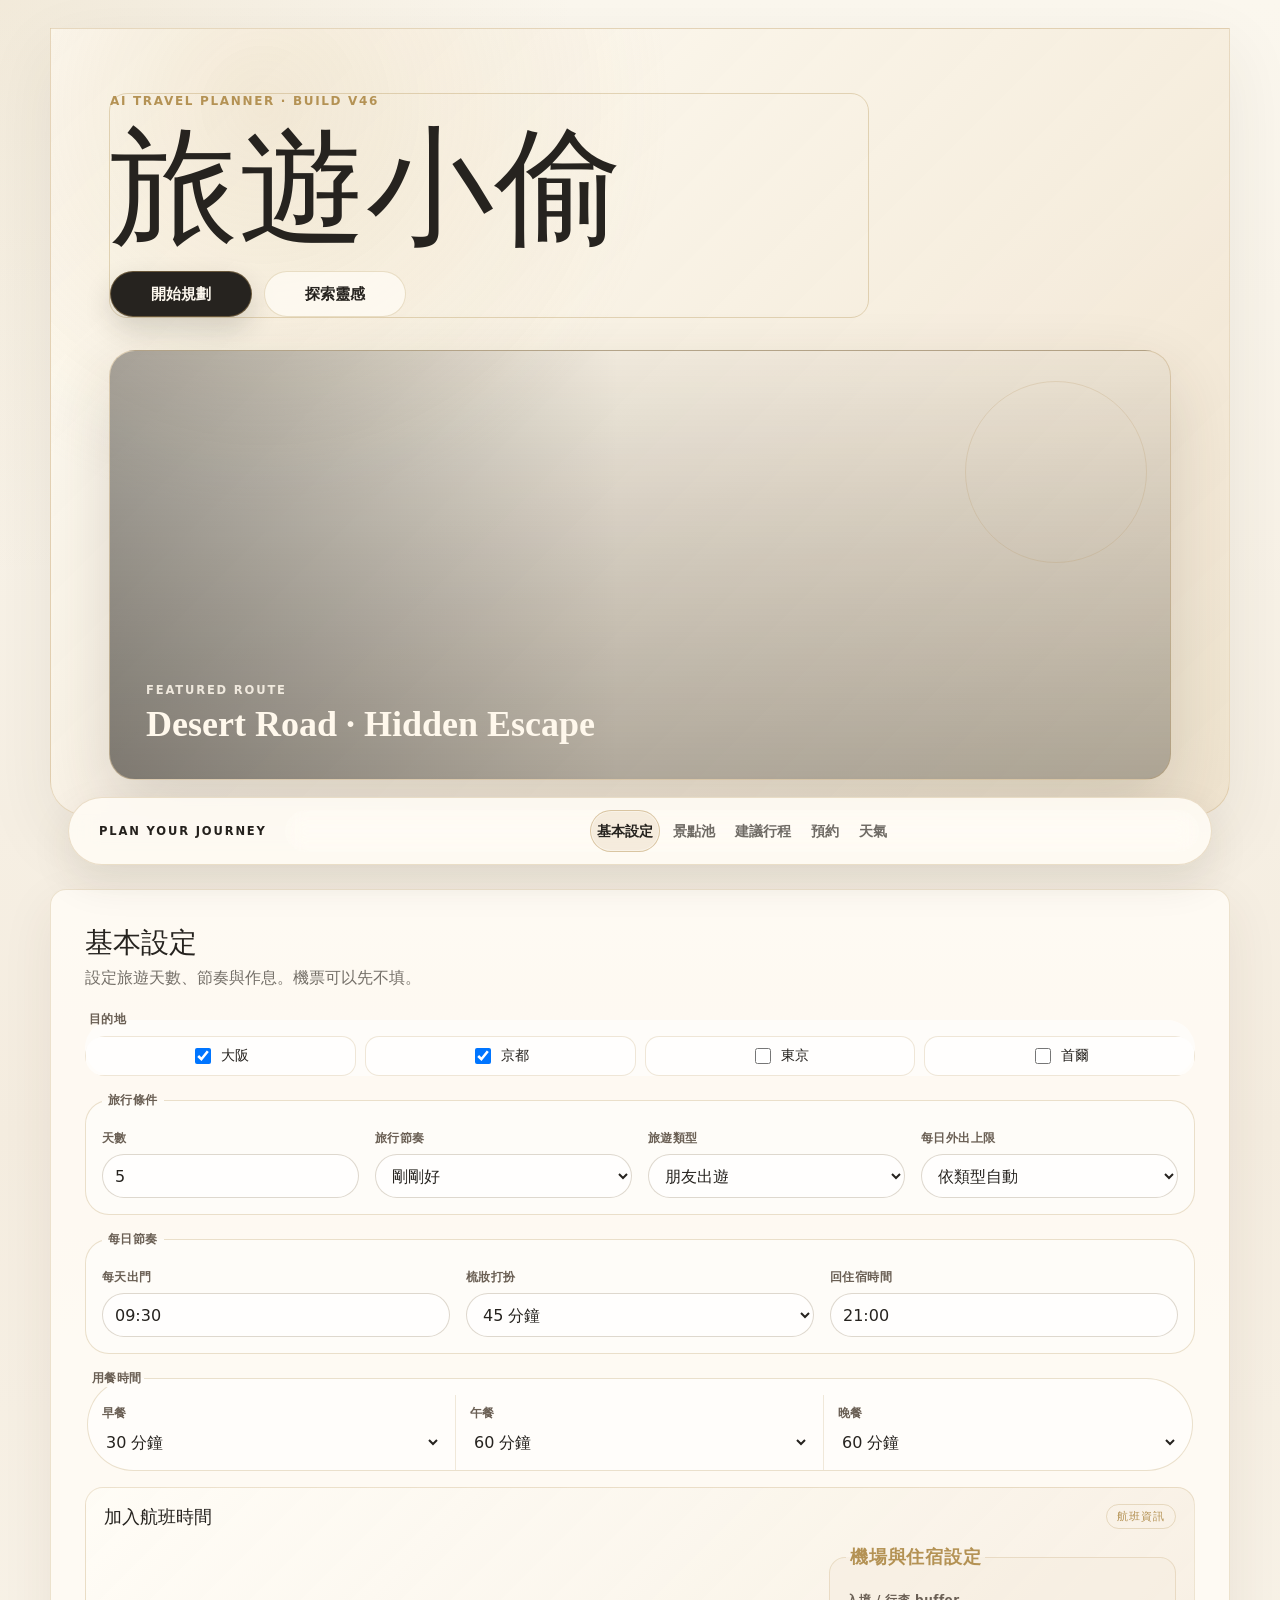
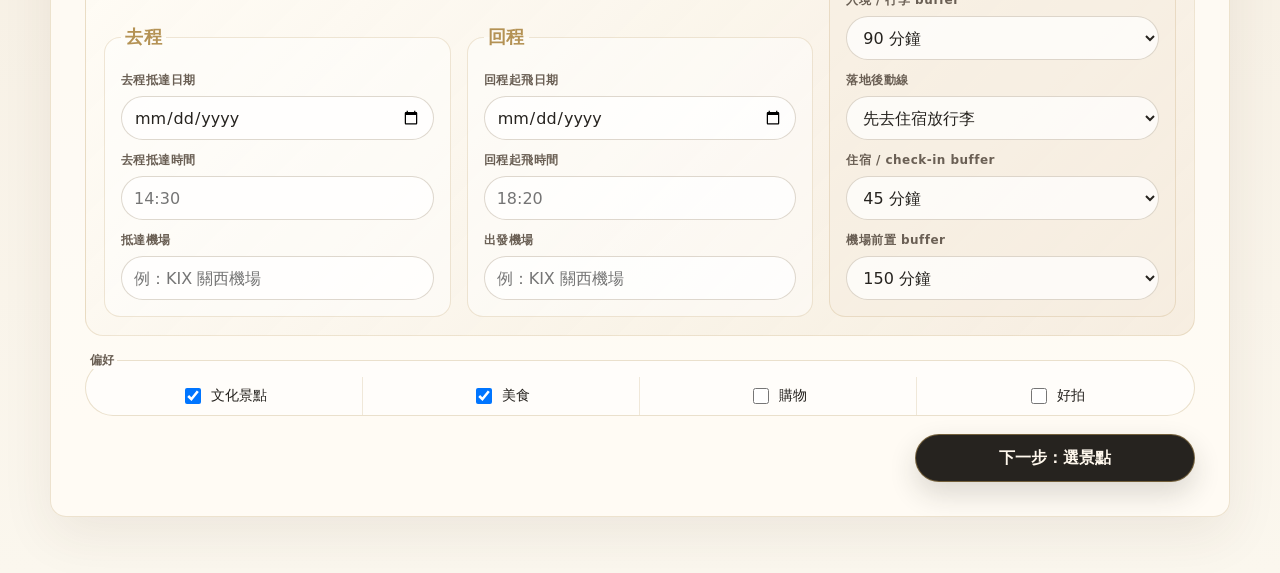
<file: index.html>
<!doctype html>
<html lang="zh-Hant">
  <head>
    <meta charset="UTF-8" />
    <meta name="viewport" content="width=device-width, initial-scale=1.0" />
    <title>AI Travel Concierge Prototype</title>
    <link rel="stylesheet" href="./styles.css?v=21" />
  </head>
  <body>
    <main class="shell">
      <section class="app-hero" aria-label="AI travel concierge">
        <div class="hero-copy">
          <p class="eyebrow">AI Travel Planner · Build v46</p>
          <h1>旅遊小偷</h1>
          <p class="hero-mobile-note">偷走繁瑣規劃，留下剛剛好的旅程。</p>
          <div class="hero-actions" aria-label="主要操作">
            <button type="button" id="hero-start" class="hero-cta primary">開始規劃</button>
            <button type="button" id="hero-inspiration" class="hero-cta secondary">探索靈感</button>
          </div>
        </div>
        <div class="hero-visual" aria-hidden="true">
          <div class="featured-route">
            <span>FEATURED ROUTE</span>
            <strong>Desert Road · Hidden Escape</strong>
          </div>
        </div>
      </section>

      <nav class="journey-nav" aria-label="規劃步驟">
        <p class="tabs-kicker">Plan Your Journey</p>
        <div class="sheet-tabs">
          <button type="button" class="tab-button active" data-tab="settings">基本設定</button>
          <button type="button" class="tab-button" data-tab="spots">景點池</button>
          <button type="button" class="tab-button" data-tab="itinerary">建議行程</button>
          <button type="button" class="tab-button" data-tab="reservations">預約</button>
          <button type="button" class="tab-button" data-tab="weather">天氣</button>
        </div>
      </nav>

      <section class="sheet active" data-sheet="settings">
        <div class="panel input-panel">
          <div class="panel-heading">
            <h2>基本設定</h2>
            <p class="subcopy">設定旅遊天數、節奏與作息。機票可以先不填。</p>
          </div>

          <form id="planner-form" class="form-grid">
            <fieldset class="chips city-picker">
              <legend>目的地</legend>
              <label><input type="checkbox" name="city" value="osaka" checked /> 大阪</label>
              <label><input type="checkbox" name="city" value="kyoto" checked /> 京都</label>
              <label><input type="checkbox" name="city" value="tokyo" /> 東京</label>
              <label><input type="checkbox" name="city" value="seoul" /> 首爾</label>
              <div class="mobile-city-control" data-open="false">
                <button type="button" id="mobile-city-toggle" class="mobile-city-summary" aria-expanded="false">
                  <span class="mobile-city-copy">
                    <span class="mobile-city-label">目的地</span>
                    <strong id="mobile-selected-cities">大阪 · 京都</strong>
                  </span>
                  <span class="mobile-city-action">變更</span>
                </button>
                <div class="mobile-city-options" aria-label="選擇目的地">
                  <button type="button" class="mobile-city-option" data-city="osaka">大阪</button>
                  <button type="button" class="mobile-city-option" data-city="kyoto">京都</button>
                  <button type="button" class="mobile-city-option" data-city="tokyo">東京</button>
                  <button type="button" class="mobile-city-option" data-city="seoul">首爾</button>
                </div>
              </div>
            </fieldset>

            <fieldset class="setting-group trip-settings">
              <legend>旅行條件</legend>
            <label>
              <span>天數</span>
              <input id="days" type="number" min="1" max="5" value="5" />
            </label>

            <label>
              <span>旅行節奏</span>
              <select id="pace">
                <option value="balanced">剛剛好</option>
                <option value="relaxed">輕鬆一點</option>
                <option value="packed">多塞一點</option>
              </select>
            </label>

            <label>
              <span>旅遊類型</span>
              <select id="travel-profile">
                <option value="friends" selected>朋友出遊</option>
                <option value="family">家庭 / 長輩</option>
                <option value="solo">獨旅</option>
                <option value="company">員工旅遊</option>
              </select>
            </label>

            <label>
              <span>每日外出上限</span>
              <select id="outing-limit">
                <option value="auto" selected>依類型自動</option>
                <option value="480">8 小時</option>
                <option value="600">10 小時</option>
                <option value="720">12 小時</option>
                <option value="840">14 小時</option>
              </select>
            </label>
            </fieldset>

            <fieldset class="setting-group routine-settings">
              <legend>每日節奏</legend>
            <label>
              <span>每天出門</span>
              <input id="start-time" type="text" inputmode="numeric" pattern="^\d{2}:\d{2}$" value="09:30" />
            </label>

            <label>
              <span>梳妝打扮</span>
              <select id="prep-time">
                <option value="30">30 分鐘</option>
                <option value="45" selected>45 分鐘</option>
                <option value="60">60 分鐘</option>
                <option value="90">90 分鐘</option>
              </select>
            </label>

            <label>
              <span>回住宿時間</span>
              <input id="return-time" type="text" inputmode="numeric" pattern="^\d{2}:\d{2}$" value="21:00" />
            </label>
            </fieldset>

            <fieldset class="routine-combo meal-combo">
              <legend>用餐時間</legend>
              <label>
                <span>早餐</span>
                <select id="breakfast-time">
                  <option value="0">不吃早餐</option>
                  <option value="30" selected>30 分鐘</option>
                  <option value="45">45 分鐘</option>
                  <option value="60">60 分鐘</option>
                </select>
              </label>
              <label>
                <span>午餐</span>
                <select id="lunch-time">
                  <option value="0">不特別預留</option>
                  <option value="45">45 分鐘</option>
                  <option value="60" selected>60 分鐘</option>
                  <option value="90">90 分鐘</option>
                </select>
              </label>
              <label>
                <span>晚餐</span>
                <select id="dinner-time">
                  <option value="0">不特別預留</option>
                  <option value="60" selected>60 分鐘</option>
                  <option value="90">90 分鐘</option>
                </select>
              </label>
            </fieldset>

            <details class="flight-box" open>
              <summary>加入航班時間</summary>
              <div class="flight-grid">
                <fieldset class="flight-card">
                  <legend>去程</legend>
                <label>
                  <span>去程抵達日期</span>
                  <input id="arrival-date" type="date" />
                </label>
                <label>
                  <span>去程抵達時間</span>
                  <input id="arrival-time" type="text" inputmode="numeric" pattern="^\d{2}:\d{2}$" placeholder="14:30" />
                </label>
                <label>
                  <span>抵達機場</span>
                  <input id="arrival-airport" type="text" placeholder="例：KIX 關西機場" />
                </label>
                </fieldset>
                <fieldset class="flight-card">
                  <legend>回程</legend>
                <label>
                  <span>回程起飛日期</span>
                  <input id="departure-date" type="date" />
                </label>
                <label>
                  <span>回程起飛時間</span>
                  <input id="departure-flight-time" type="text" inputmode="numeric" pattern="^\d{2}:\d{2}$" placeholder="18:20" />
                </label>
                <label>
                  <span>出發機場</span>
                  <input id="departure-airport" type="text" placeholder="例：KIX 關西機場" />
                </label>
                </fieldset>
                <fieldset class="flight-card flight-options-card">
                  <legend>機場與住宿設定</legend>
                <label>
                  <span>入境 / 行李 buffer</span>
                  <select id="arrival-buffer">
                    <option value="60">60 分鐘</option>
                    <option value="90" selected>90 分鐘</option>
                    <option value="120">120 分鐘</option>
                  </select>
                </label>
                <label>
                  <span>落地後動線</span>
                  <select id="arrival-flow">
                    <option value="hotel_first" selected>先去住宿放行李</option>
                    <option value="direct_to_spot">直接去第一個景點</option>
                  </select>
                </label>
                <label>
                  <span>住宿 / check-in buffer</span>
                  <select id="hotel-buffer">
                    <option value="30">30 分鐘</option>
                    <option value="45" selected>45 分鐘</option>
                    <option value="60">60 分鐘</option>
                  </select>
                </label>
                <label>
                  <span>機場前置 buffer</span>
                  <select id="departure-buffer">
                    <option value="120">120 分鐘</option>
                    <option value="150" selected>150 分鐘</option>
                    <option value="180">180 分鐘</option>
                  </select>
                </label>
                </fieldset>
              </div>
            </details>

            <fieldset class="chips preference-picker">
              <legend>偏好</legend>
              <label><input type="checkbox" name="preference" value="culture" checked /> 文化景點</label>
              <label><input type="checkbox" name="preference" value="food" checked /> 美食</label>
              <label><input type="checkbox" name="preference" value="shopping" /> 購物</label>
              <label><input type="checkbox" name="preference" value="photo" /> 好拍</label>
            </fieldset>

            <div class="form-next-row">
              <button id="go-spots" type="button" class="next-step-button">下一步：選景點</button>
            </div>

          </form>
        </div>
      </section>

      <section class="sheet" data-sheet="spots">
        <div class="panel spot-panel">
          <div class="section-title">
            <h2>景點池</h2>
            <p>先用 mock data 模擬使用者收藏與 AI 推薦。</p>
          </div>

          <div class="spot-toolbar">
            <label>
              <span>搜尋景點</span>
              <input id="spot-search" type="search" placeholder="輸入景點、城市、區域或標籤" />
            </label>
          </div>

          <div id="spot-count" class="spot-count"></div>
          <div class="selected-box">
            <div class="selected-heading">
              <h3>目前已選</h3>
              <div class="selected-actions">
                <button id="reset-default-selected" type="button" class="secondary">測試預設</button>
                <button id="clear-selected" type="button" class="secondary">清空</button>
              </div>
            </div>
            <div id="selected-list" class="selected-list"></div>
          </div>
          <div id="spot-list" class="spot-list"></div>
          <div class="pagination">
            <button id="prev-page" type="button" class="secondary">上一頁</button>
            <label class="page-size-control">
              <span>每頁</span>
              <select id="page-size">
                <option value="5">5 筆</option>
                <option value="10" selected>10 筆</option>
                <option value="15">15 筆</option>
              </select>
            </label>
            <span id="page-info"></span>
            <button id="next-page" type="button" class="secondary">下一頁</button>
          </div>
          <button type="submit" form="planner-form" class="generate-bottom">生成行程</button>
        </div>
      </section>

      <section class="sheet" data-sheet="itinerary">
        <div class="output">
        <div class="section-title">
          <h2>建議行程</h2>
          <p id="summary">選幾個景點後生成看看。</p>
        </div>
        <div id="warnings" class="warnings"></div>
        <div class="map-panel">
          <div class="map-heading">
            <div>
              <h3>景點分布</h3>
              <p>依 Day 著色，協助檢查分組是否直覺。</p>
            </div>
            <select id="map-day-filter" aria-label="篩選地圖日期">
              <option value="all">全部天數</option>
            </select>
          </div>
          <div id="plan-map" class="plan-map empty">
            <p>生成行程後顯示景點分布。</p>
          </div>
          <div class="map-zoom-controls" aria-label="地圖縮放">
            <button id="map-zoom-in" type="button" class="secondary" aria-label="放大地圖">＋</button>
            <button id="map-zoom-reset" type="button" class="secondary">100%</button>
            <button id="map-zoom-out" type="button" class="secondary" aria-label="縮小地圖">−</button>
          </div>
        </div>
        <details class="algorithm-panel">
          <summary>查看算法規則與假資料樣貌</summary>
          <div id="algorithm-notes" class="algorithm-notes"></div>
        </details>
        <div id="itinerary" class="itinerary empty">
          <p>你的每日行程會顯示在這裡。</p>
        </div>
        </div>
      </section>

      <section class="sheet" data-sheet="weather">
        <div class="panel support-panel">
          <div class="section-title compact">
            <h2>天氣與穿搭</h2>
            <p id="weather-summary">生成行程後，依目的地抓每日天氣並給穿搭提醒。</p>
          </div>
          <div id="weather-list" class="weather-list empty">
            <p>尚未產生天氣提示。</p>
          </div>
          <div id="outfit-note" class="outfit-note"></div>
        </div>
      </section>

      <section class="sheet" data-sheet="reservations">
        <div class="panel support-panel">
          <div class="section-title compact">
            <h2>預約與行前檢查</h2>
            <p id="checklist-summary">需要預約、雨備與行程風險會整理在這裡。</p>
          </div>
          <div id="checklist-list" class="checklist-list empty">
            <p>尚未產生檢查項目。</p>
          </div>
        </div>
      </section>
    </main>

    <script src="./destinations.js?v=3"></script>
    <script src="./app.js?v=46"></script>
  </body>
</html>
</file>
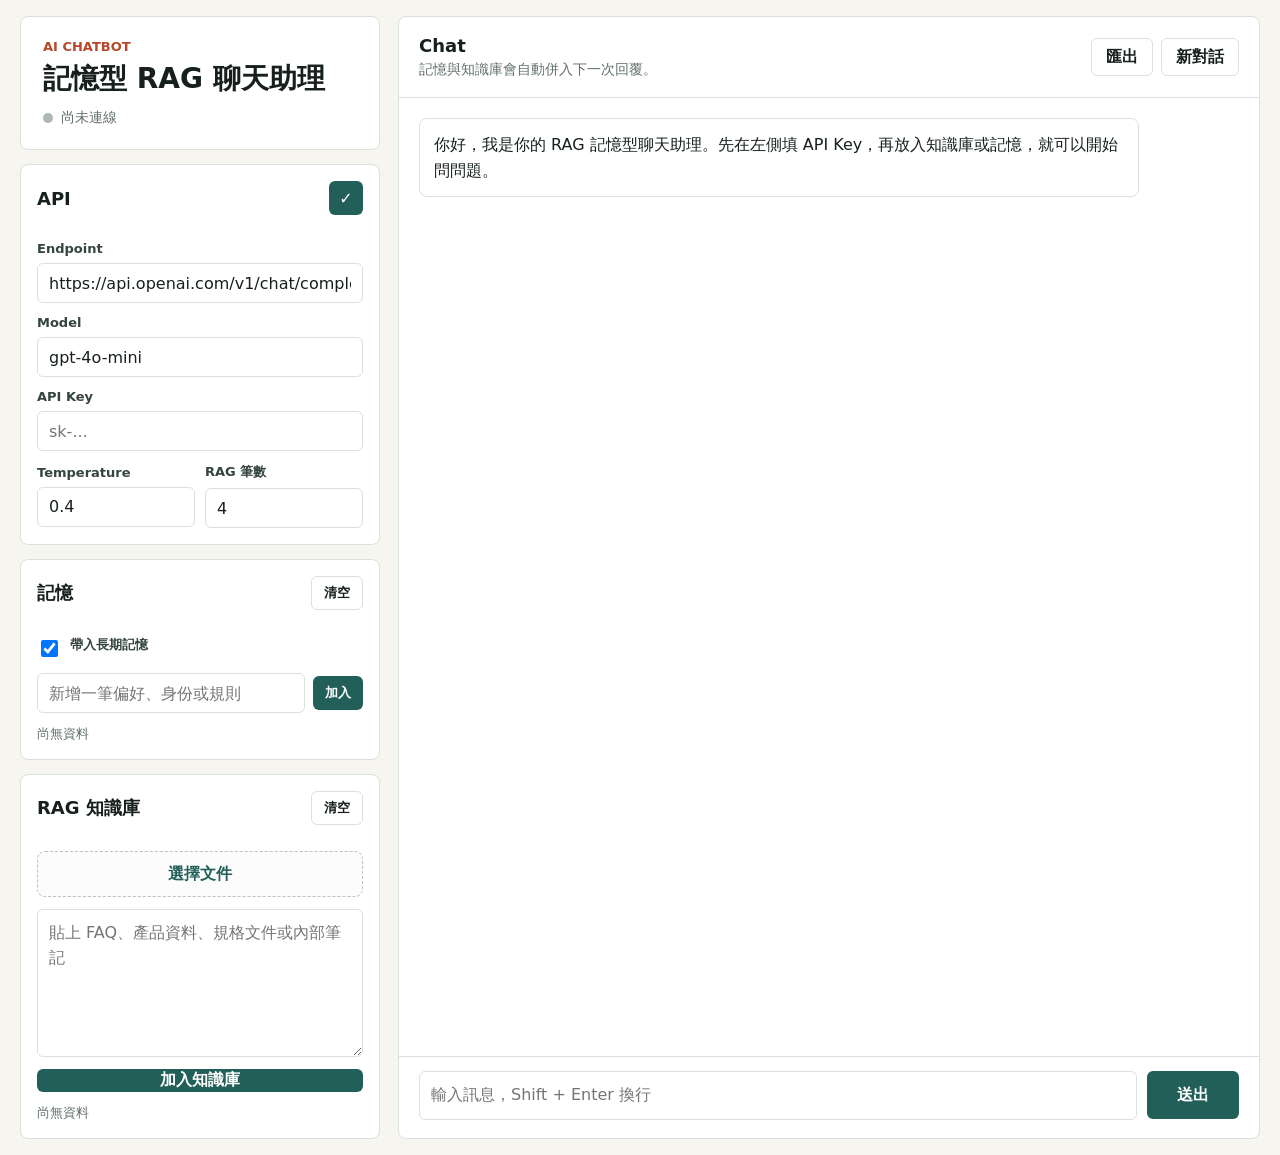
<file: chatbot/chatbot.html>
<!doctype html>
<html lang="zh-Hant">
  <head>
    <meta charset="UTF-8" />
    <meta name="viewport" content="width=device-width, initial-scale=1.0" />
    <title>RAG Memory Chatbot</title>
    <link rel="stylesheet" href="./chatbot.css" />
  </head>
  <body>
    <main class="app-shell">
      <aside class="sidebar" aria-label="設定與知識庫">
        <section class="brand-block">
          <p class="eyebrow">AI Chatbot</p>
          <h1>記憶型 RAG 聊天助理</h1>
          <div class="status-row">
            <span id="api-status" class="status-dot idle"></span>
            <span id="status-text">尚未連線</span>
          </div>
        </section>

        <section class="panel settings-panel">
          <div class="panel-title">
            <h2>API</h2>
            <button id="save-settings" type="button" class="icon-button" title="儲存設定" aria-label="儲存設定">✓</button>
          </div>
          <label>
            <span>Endpoint</span>
            <input id="api-endpoint" type="url" placeholder="https://api.openai.com/v1/chat/completions" autocomplete="off" />
          </label>
          <label>
            <span>Model</span>
            <input id="api-model" type="text" placeholder="gpt-4o-mini" autocomplete="off" />
          </label>
          <label>
            <span>API Key</span>
            <input id="api-key" type="password" placeholder="sk-..." autocomplete="off" />
          </label>
          <div class="setting-grid">
            <label>
              <span>Temperature</span>
              <input id="temperature" type="number" min="0" max="2" step="0.1" value="0.4" />
            </label>
            <label>
              <span>RAG 筆數</span>
              <input id="rag-topk" type="number" min="1" max="8" step="1" value="4" />
            </label>
          </div>
        </section>

        <section class="panel memory-panel">
          <div class="panel-title">
            <h2>記憶</h2>
            <button id="clear-memory" type="button" class="secondary small">清空</button>
          </div>
          <label class="switch-row">
            <input id="memory-enabled" type="checkbox" checked />
            <span>帶入長期記憶</span>
          </label>
          <form id="memory-form" class="inline-form">
            <input id="memory-input" type="text" placeholder="新增一筆偏好、身份或規則" />
            <button type="submit" class="small">加入</button>
          </form>
          <div id="memory-list" class="pill-list empty"></div>
        </section>

        <section class="panel rag-panel">
          <div class="panel-title">
            <h2>RAG 知識庫</h2>
            <button id="clear-knowledge" type="button" class="secondary small">清空</button>
          </div>
          <input id="file-input" class="file-input" type="file" accept=".txt,.md,.json,.csv" multiple />
          <label for="file-input" class="file-drop">選擇文件</label>
          <textarea id="knowledge-text" rows="5" placeholder="貼上 FAQ、產品資料、規格文件或內部筆記"></textarea>
          <button id="add-knowledge" type="button">加入知識庫</button>
          <div id="knowledge-list" class="doc-list empty"></div>
        </section>
      </aside>

      <section class="chat-area" aria-label="聊天區">
        <header class="chat-header">
          <div>
            <h2>Chat</h2>
            <p id="chat-subtitle">記憶與知識庫會自動併入下一次回覆。</p>
          </div>
          <div class="header-actions">
            <button id="export-chat" type="button" class="secondary">匯出</button>
            <button id="clear-chat" type="button" class="secondary">新對話</button>
          </div>
        </header>

        <div id="messages" class="messages" aria-live="polite"></div>
        <div id="sources-bar" class="sources-bar empty"></div>

        <form id="chat-form" class="composer">
          <textarea id="message-input" rows="1" placeholder="輸入訊息，Shift + Enter 換行"></textarea>
          <button id="send-button" type="submit" aria-label="送出訊息">送出</button>
        </form>
      </section>
    </main>

    <script src="./chatbot.js"></script>
  </body>
</html>
</file>
<file: styles.css>
:root {
  color-scheme: light;
  --ink: #18201d;
  --muted: #66736d;
  --line: #d9e0dc;
  --paper: #fbfaf6;
  --panel: #ffffff;
  --accent: #27615c;
  --accent-2: #b7472a;
  --soft: #eef5f1;
  --warn: #fff0dc;
  --warn-ink: #835212;
}

/* v29 layout fixes */
.app-hero {
  grid-template-columns: 1fr !important;
}

.hero-copy {
  max-width: 760px;
}

.hero-actions {
  margin-top: 12px;
}

.concierge-card,
.hero-tagline {
  display: none !important;
}

.journey-nav {
  grid-template-columns: auto minmax(0, 1fr);
}

.tab-button {
  min-width: 0 !important;
  white-space: nowrap;
}

.itinerary {
  grid-template-columns: repeat(auto-fit, minmax(min(100%, 390px), 1fr)) !important;
}

.schedule-item {
  grid-template-columns: 28px 64px minmax(0, 1fr) !important;
  align-items: start;
}

.schedule-item > div:nth-child(3) {
  min-width: 0;
}

.schedule-item h3,
.summary-line,
.inline-meta {
  overflow-wrap: normal;
  word-break: keep-all;
}

.quick-actions {
  grid-column: 3;
  display: flex !important;
  flex-wrap: wrap;
  justify-content: flex-start;
  margin-top: 8px;
}

.selected-heading {
  align-items: center;
  gap: 12px;
}

.selected-actions {
  display: flex;
  flex-wrap: nowrap;
  gap: 8px;
}

.selected-actions button {
  min-width: 72px;
  white-space: nowrap;
  font-size: 0.9rem;
  line-height: 1;
}

@media (max-width: 760px) {
  .journey-nav {
    grid-template-columns: 1fr;
    border-radius: 24px;
  }

  .sheet-tabs {
    grid-template-columns: repeat(2, minmax(0, 1fr)) !important;
  }

  .tab-button {
    min-height: 40px !important;
    font-size: 0.86rem !important;
  }

  .schedule-item {
    grid-template-columns: 26px 58px minmax(0, 1fr) !important;
    padding-inline: 10px;
  }

  .quick-day-input {
    width: 78px;
  }
}

/* Editorial concierge hero refresh */
.app-hero {
  position: relative;
  display: grid !important;
  grid-template-columns: minmax(0, 1fr) minmax(280px, 360px) !important;
  gap: 28px !important;
  align-items: end;
  padding: clamp(32px, 5vw, 64px) clamp(26px, 5vw, 58px) clamp(22px, 4vw, 34px) !important;
  margin-bottom: 0 !important;
  overflow: hidden;
  border: 1px solid rgba(183, 148, 91, 0.28) !important;
  border-radius: 0 0 34px 34px !important;
  background:
    radial-gradient(circle at 18% 10%, rgba(205, 174, 118, 0.22), transparent 34%),
    linear-gradient(135deg, rgba(255, 252, 245, 0.98), rgba(238, 225, 203, 0.88)) !important;
  box-shadow: 0 24px 70px rgba(55, 45, 32, 0.08) !important;
}

.app-hero::after {
  content: "";
  position: absolute;
  inset: auto 7% 32% auto;
  width: 180px;
  height: 180px;
  border: 1px solid rgba(183, 148, 91, 0.22);
  border-radius: 50%;
  pointer-events: none;
}

.hero-copy {
  position: relative;
  z-index: 1;
  display: flex !important;
  min-height: auto !important;
  padding: 0 !important;
  background: transparent !important;
  box-shadow: none !important;
  flex-direction: column;
  justify-content: flex-end;
}

.hero-copy h1 {
  max-width: 720px;
  margin: 10px 0 8px !important;
  color: var(--charcoal);
  font-family: var(--serif);
  font-size: clamp(4.4rem, 10vw, 8rem) !important;
  font-weight: 600;
  line-height: 0.9;
  letter-spacing: 0;
}

.hero-tagline {
  max-width: 520px;
  margin: 0 0 26px;
  color: rgba(43, 39, 32, 0.72);
  font-family: var(--sans);
  font-size: clamp(1rem, 2vw, 1.28rem);
  line-height: 1.8;
}

.hero-actions {
  display: flex;
  flex-wrap: wrap;
  gap: 12px;
}

.hero-cta {
  min-width: 142px;
  min-height: 46px;
  border-radius: 999px;
  border: 1px solid rgba(183, 148, 91, 0.45);
  padding: 0 24px;
  font-family: var(--sans);
  font-size: 0.95rem;
  font-weight: 700;
  letter-spacing: 0;
  cursor: pointer;
  transition: transform 160ms ease, box-shadow 160ms ease, background 160ms ease;
}

.hero-cta:hover {
  transform: translateY(-1px);
  box-shadow: 0 12px 24px rgba(43, 39, 32, 0.12);
}

.hero-cta.primary {
  background: var(--charcoal);
  color: #fffaf0;
}

.hero-cta.secondary {
  background: rgba(255, 252, 245, 0.72);
  color: var(--charcoal);
}

.concierge-card {
  position: relative;
  z-index: 1;
  display: grid;
  gap: 10px;
  padding: 24px;
  border: 1px solid rgba(183, 148, 91, 0.36);
  border-radius: 24px;
  background: rgba(255, 252, 245, 0.82);
  box-shadow: 0 22px 48px rgba(55, 45, 32, 0.12);
  backdrop-filter: blur(12px);
}

.concierge-card p,
.featured-route span,
.tabs-kicker {
  margin: 0;
  color: var(--muted-gold);
  font-family: var(--sans);
  font-size: 0.72rem;
  font-weight: 800;
  letter-spacing: 0.16em;
  text-transform: uppercase;
}

.concierge-card h2 {
  margin: 0;
  color: var(--charcoal);
  font-family: var(--serif);
  font-size: 1.9rem;
  font-weight: 600;
}

.concierge-card span {
  color: rgba(43, 39, 32, 0.64);
  line-height: 1.6;
}

.concierge-card strong {
  width: max-content;
  margin-top: 6px;
  border: 1px solid rgba(183, 148, 91, 0.36);
  border-radius: 999px;
  padding: 8px 14px;
  color: var(--charcoal);
  background: rgba(225, 205, 166, 0.26);
  font-family: var(--sans);
}

.hero-visual {
  position: relative;
  grid-column: 1 / -1;
  min-height: clamp(260px, 36vw, 430px) !important;
  margin-top: 4px !important;
  overflow: hidden;
  border: 1px solid rgba(183, 148, 91, 0.34) !important;
  border-radius: 26px !important;
  background:
    linear-gradient(180deg, rgba(43, 39, 32, 0.04), rgba(43, 39, 32, 0.34)),
    url("https://images.unsplash.com/photo-1533105079780-92b9be482077?auto=format&fit=crop&w=1600&q=82") center 45% / cover !important;
  box-shadow: 0 28px 68px rgba(55, 45, 32, 0.16) !important;
}

.hero-visual::after {
  content: "";
  position: absolute;
  inset: 0;
  background: linear-gradient(90deg, rgba(23, 20, 16, 0.34), transparent 48%);
}

.featured-route {
  position: absolute;
  z-index: 1;
  left: clamp(18px, 4vw, 36px);
  bottom: clamp(18px, 4vw, 34px);
  display: grid;
  gap: 6px;
  color: #fff8ec;
}

.featured-route strong {
  color: #fff8ec;
  font-family: var(--serif);
  font-size: clamp(1.4rem, 3vw, 2.25rem);
  font-weight: 600;
  letter-spacing: 0;
}

.journey-nav {
  position: sticky;
  top: 12px;
  z-index: 10;
  display: grid;
  grid-template-columns: auto minmax(0, 1fr);
  gap: 18px;
  align-items: center;
  margin: -18px clamp(8px, 2vw, 18px) 24px;
  padding: 12px;
  border: 1px solid rgba(183, 148, 91, 0.28);
  border-radius: 999px;
  background: rgba(255, 252, 245, 0.88);
  box-shadow: 0 16px 42px rgba(55, 45, 32, 0.1);
  backdrop-filter: blur(14px);
}

.tabs-kicker {
  padding-left: 18px;
  white-space: nowrap;
}

.sheet-tabs {
  position: static !important;
  display: grid !important;
  grid-template-columns: repeat(5, minmax(0, 1fr)) !important;
  gap: 6px !important;
  margin: 0 !important;
  padding: 0 !important;
  border: 0 !important;
  border-radius: 999px !important;
  background: transparent !important;
  box-shadow: none !important;
}

.tab-button {
  min-height: 42px !important;
  border: 1px solid transparent !important;
  border-radius: 999px !important;
  background: transparent !important;
  color: rgba(43, 39, 32, 0.68) !important;
  font-family: var(--sans);
  font-size: 0.9rem !important;
  font-weight: 700 !important;
  letter-spacing: 0;
}

.tab-button.active {
  border-color: rgba(183, 148, 91, 0.46) !important;
  background: rgba(238, 225, 203, 0.58) !important;
  color: var(--charcoal) !important;
  box-shadow: inset 0 0 0 1px rgba(255, 252, 245, 0.45);
}

@media (max-width: 820px) {
  .app-hero {
    grid-template-columns: 1fr !important;
    padding: 30px 20px 24px !important;
    border-radius: 0 0 26px 26px !important;
  }

  .hero-copy h1 {
    font-size: clamp(3.8rem, 16vw, 5.4rem) !important;
  }

  .hero-actions,
  .hero-cta {
    width: 100%;
  }

  .concierge-card {
    padding: 20px;
  }

  .journey-nav {
    grid-template-columns: 1fr;
    border-radius: 24px;
    margin: -12px 0 20px;
  }

  .tabs-kicker {
    padding-left: 8px;
  }

  .sheet-tabs {
    grid-template-columns: 1fr !important;
  }
}

/* Editorial Luxury refresh */
:root {
  --ink: #24211d;
  --muted: #746f68;
  --line: #e4ddd2;
  --paper: #f7f1e7;
  --panel: rgba(255, 255, 255, 0.9);
  --accent: #2f5149;
  --accent-2: #a77d3b;
  --soft: #f2eadf;
  --warn: #fff5e5;
  --warn-ink: #7b5620;
  --charcoal: #26231f;
  --gold: #b49254;
  --cream: #fbf7ee;
  --taupe: #b8ab9b;
  --shadow: 0 24px 70px rgba(53, 42, 28, 0.12);
  --serif: "Playfair Display", "EB Garamond", "Noto Serif TC", "Source Han Serif TC", "思源宋體", "Songti TC", serif;
  --sans: "Inter", "Noto Sans TC", "Source Han Sans TC", "思源黑體", "Microsoft JhengHei", "PingFang TC", system-ui, sans-serif;
}

body {
  background:
    radial-gradient(circle at top left, rgba(180, 146, 84, 0.13), transparent 36rem),
    linear-gradient(180deg, #fbf7ee 0%, #f4ecdf 52%, #fbf7ee 100%);
  color: var(--ink);
  font-family: var(--sans);
}

.shell {
  width: min(1180px, calc(100vw - 40px));
  padding: 28px 0 56px;
}

.app-hero {
  display: grid;
  grid-template-columns: minmax(0, 0.95fr) minmax(360px, 1.05fr);
  gap: 22px;
  align-items: stretch;
  margin-bottom: 18px;
}

.hero-copy,
.hero-visual {
  min-height: 360px;
  border: 1px solid rgba(180, 146, 84, 0.34);
  border-radius: 18px;
  box-shadow: var(--shadow);
}

.hero-copy {
  display: grid;
  align-content: center;
  padding: clamp(32px, 5vw, 58px);
  background: rgba(255, 252, 245, 0.82);
}

.hero-copy h1 {
  max-width: 9em;
  margin: 0 0 18px;
  color: var(--charcoal);
  font-family: var(--serif);
  font-size: clamp(46px, 7vw, 82px);
  font-weight: 500;
  letter-spacing: 0;
  line-height: 0.98;
}

.hero-copy .subcopy {
  max-width: 34rem;
  margin-bottom: 28px;
  color: #6f665d;
  font-size: 16px;
  line-height: 1.9;
}

.hero-visual {
  position: relative;
  overflow: hidden;
  min-height: 360px;
  background:
    linear-gradient(180deg, rgba(27, 25, 22, 0.12), rgba(27, 25, 22, 0.5)),
    url("https://images.unsplash.com/photo-1500530855697-b586d89ba3ee?auto=format&fit=crop&w=1400&q=82") center / cover;
}

.hero-visual > span {
  position: absolute;
  left: 26px;
  bottom: 24px;
  border: 1px solid rgba(255, 255, 255, 0.5);
  border-radius: 999px;
  background: rgba(28, 25, 21, 0.44);
  color: #fff9ee;
  padding: 8px 13px;
  font-size: 12px;
  letter-spacing: 0.12em;
  text-transform: uppercase;
}

.eyebrow {
  color: var(--gold);
  font-size: 12px;
  font-weight: 800;
  letter-spacing: 0.14em;
}

.header-generate,
.generate-bottom,
button {
  border-radius: 999px;
  background: var(--charcoal);
  color: #fff8ed;
  box-shadow: 0 12px 28px rgba(38, 35, 31, 0.16);
}

.header-generate {
  width: min(220px, 100%);
  border: 1px solid rgba(180, 146, 84, 0.65);
  background: #2a2925;
}

.sheet-tabs {
  position: sticky;
  top: 12px;
  display: flex;
  justify-content: center;
  gap: 6px;
  margin: 0 0 20px;
  padding: 8px;
  border: 1px solid rgba(180, 146, 84, 0.25);
  border-radius: 999px;
  background: rgba(255, 250, 240, 0.88);
  box-shadow: 0 14px 50px rgba(70, 55, 37, 0.1);
}

.tab-button {
  width: auto;
  min-width: 118px;
  height: 38px;
  border: 1px solid transparent;
  border-radius: 999px;
  background: transparent;
  box-shadow: none;
  color: #6d655d;
  font-size: 13px;
  font-weight: 700;
}

.tab-button.active {
  border-color: rgba(180, 146, 84, 0.42);
  background: #fff8ed;
  color: var(--charcoal);
}

.panel,
.output,
.map-panel,
.algorithm-panel {
  border: 1px solid rgba(180, 146, 84, 0.24);
  border-radius: 16px;
  background: rgba(255, 252, 246, 0.82);
  box-shadow: 0 18px 52px rgba(74, 57, 36, 0.08);
}

.input-panel,
.spot-panel,
.output,
.support-panel {
  padding: clamp(22px, 4vw, 34px);
}

.panel-heading,
.section-title {
  margin-bottom: 24px;
}

h2,
h3 {
  color: var(--charcoal);
  font-family: var(--serif);
  font-weight: 500;
}

h2 {
  font-size: 28px;
}

h3 {
  font-size: 18px;
}

.form-grid {
  grid-template-columns: repeat(4, minmax(0, 1fr));
  gap: 16px;
}

.form-grid > label,
.flight-grid > label,
.spot-toolbar label {
  display: grid;
  align-content: start;
  min-width: 0;
}

.form-grid > fieldset,
.flight-box {
  grid-column: 1 / -1;
}

.city-picker,
.chips {
  grid-template-columns: repeat(4, minmax(0, 1fr));
}

label span,
legend {
  color: #6a5f54;
  font-size: 12px;
  letter-spacing: 0.04em;
}

input,
select {
  height: 44px;
  border: 1px solid rgba(146, 125, 98, 0.3);
  border-radius: 999px;
  background: rgba(255, 255, 255, 0.72);
  color: var(--charcoal);
}

input:focus,
select:focus,
button:focus-visible {
  outline: 2px solid rgba(180, 146, 84, 0.45);
  outline-offset: 2px;
}

.chips label,
.spot-card,
.selected-box,
.weather-card,
.checklist-item {
  border-color: rgba(180, 146, 84, 0.22);
  border-radius: 14px;
  background: rgba(255, 255, 255, 0.62);
}

.chips label {
  min-height: 42px;
}

.flight-box {
  background: rgba(248, 241, 231, 0.66);
}

.flight-box summary {
  padding: 16px 18px;
  color: var(--charcoal);
  font-family: var(--serif);
  font-size: 18px;
  font-weight: 500;
}

.flight-grid {
  grid-template-columns: repeat(4, minmax(0, 1fr));
  gap: 16px;
  padding: 0 18px 18px;
}

button.secondary,
.pagination .secondary,
.icon-button {
  border: 1px solid rgba(180, 146, 84, 0.28);
  background: rgba(255, 252, 246, 0.76);
  box-shadow: none;
  color: var(--charcoal);
}

.spot-card {
  min-height: 186px;
  padding: 20px;
  transition: transform 0.18s ease, box-shadow 0.18s ease, border-color 0.18s ease;
}

.spot-card:hover {
  transform: translateY(-2px);
  box-shadow: 0 18px 38px rgba(62, 46, 29, 0.1);
}

.spot-card.selected {
  border-color: rgba(180, 146, 84, 0.78);
  background: #fffaf1;
}

.tag,
.selected-chip,
.reservation-badge {
  border: 1px solid rgba(180, 146, 84, 0.16);
  background: #f4eadb;
  color: #625745;
}

.pagination {
  justify-content: space-between;
  border-top: 1px solid rgba(180, 146, 84, 0.18);
  padding-top: 16px;
}

.generate-bottom {
  height: 50px;
  margin-top: 20px;
}

.warning {
  border-color: rgba(180, 146, 84, 0.45);
  border-radius: 12px;
  background: #fff4df;
}

.day {
  border-color: rgba(180, 146, 84, 0.25);
  border-radius: 14px;
  overflow: hidden;
  background: rgba(255, 252, 246, 0.72);
}

.day h2 {
  font-family: var(--serif);
}

.schedule-item {
  border-color: rgba(180, 146, 84, 0.16);
}

.schedule-item.editable:hover {
  background: rgba(255, 248, 237, 0.72);
}

.inline-time,
.inline-duration {
  border-radius: 999px;
}

.map-panel {
  padding: 18px;
}

.plan-map {
  border-radius: 14px;
  background-color: #faf5eb;
}

@media (max-width: 900px) {
  .shell {
    width: min(100% - 24px, 1180px);
  }

  .app-hero {
    grid-template-columns: 1fr;
  }

  .hero-copy,
  .hero-visual {
    min-height: 240px;
  }

  .sheet-tabs {
    display: grid;
    grid-template-columns: repeat(2, minmax(0, 1fr));
    border-radius: 18px;
  }

  .tab-button {
    width: 100%;
    min-width: 0;
  }

  .form-grid,
  .flight-grid,
  .city-picker,
  .chips {
    grid-template-columns: 1fr;
  }
}

/* v29 layout fixes */
.app-hero {
  grid-template-columns: 1fr !important;
}

.hero-copy {
  max-width: 760px;
}

.hero-actions {
  margin-top: 12px;
}

.concierge-card,
.hero-tagline {
  display: none !important;
}

.journey-nav {
  grid-template-columns: auto minmax(0, 1fr);
}

.tab-button {
  min-width: 0 !important;
  white-space: nowrap;
}

.itinerary {
  grid-template-columns: repeat(auto-fit, minmax(min(100%, 390px), 1fr)) !important;
}

.schedule-item {
  grid-template-columns: 28px 64px minmax(0, 1fr) !important;
  align-items: start;
}

.schedule-item > div:nth-child(3) {
  min-width: 0;
}

.schedule-item h3,
.summary-line,
.inline-meta {
  overflow-wrap: normal;
  word-break: keep-all;
}

.quick-actions {
  grid-column: 3;
  display: flex !important;
  flex-wrap: wrap;
  justify-content: flex-start;
  margin-top: 8px;
}

.selected-heading {
  align-items: center;
  gap: 12px;
}

.selected-actions {
  display: flex;
  flex-wrap: nowrap;
  gap: 8px;
}

.selected-actions button {
  min-width: 72px;
  white-space: nowrap;
  font-size: 0.9rem;
  line-height: 1;
}

@media (max-width: 760px) {
  .journey-nav {
    grid-template-columns: 1fr;
    border-radius: 24px;
  }

  .sheet-tabs {
    grid-template-columns: repeat(2, minmax(0, 1fr)) !important;
  }

  .tab-button {
    min-height: 40px !important;
    font-size: 0.86rem !important;
  }

  .schedule-item {
    grid-template-columns: 26px 58px minmax(0, 1fr) !important;
    padding-inline: 10px;
  }

  .quick-day-input {
    width: 78px;
  }
}

/* Final v28 hero and journey navigation override */
.app-hero {
  position: relative;
  display: grid !important;
  grid-template-columns: minmax(0, 1fr) minmax(280px, 360px) !important;
  gap: 28px !important;
  align-items: end;
  padding: clamp(32px, 5vw, 64px) clamp(26px, 5vw, 58px) clamp(22px, 4vw, 34px) !important;
  margin-bottom: 0 !important;
  overflow: hidden;
  border: 1px solid rgba(183, 148, 91, 0.28) !important;
  border-radius: 0 0 34px 34px !important;
  background:
    radial-gradient(circle at 18% 10%, rgba(205, 174, 118, 0.22), transparent 34%),
    linear-gradient(135deg, rgba(255, 252, 245, 0.98), rgba(238, 225, 203, 0.88)) !important;
  box-shadow: 0 24px 70px rgba(55, 45, 32, 0.08) !important;
}

.hero-copy {
  position: relative;
  z-index: 1;
  display: flex !important;
  min-height: auto !important;
  padding: 0 !important;
  background: transparent !important;
  box-shadow: none !important;
  flex-direction: column;
  justify-content: flex-end;
}

.hero-copy h1 {
  max-width: 720px;
  margin: 10px 0 8px !important;
  color: var(--charcoal);
  font-family: var(--serif);
  font-size: clamp(4.4rem, 10vw, 8rem) !important;
  font-weight: 600;
  line-height: 0.9;
  letter-spacing: 0;
}

.hero-tagline {
  max-width: 520px;
  margin: 0 0 26px;
  color: rgba(43, 39, 32, 0.72);
  font-family: var(--sans);
  font-size: clamp(1rem, 2vw, 1.28rem);
  line-height: 1.8;
}

.hero-actions {
  display: flex;
  flex-wrap: wrap;
  gap: 12px;
}

.hero-cta {
  min-width: 142px;
  min-height: 46px;
  border-radius: 999px;
  border: 1px solid rgba(183, 148, 91, 0.45);
  padding: 0 24px;
  font-family: var(--sans);
  font-size: 0.95rem;
  font-weight: 700;
  letter-spacing: 0;
  cursor: pointer;
  transition: transform 160ms ease, box-shadow 160ms ease, background 160ms ease;
}

.hero-cta:hover {
  transform: translateY(-1px);
  box-shadow: 0 12px 24px rgba(43, 39, 32, 0.12);
}

.hero-cta.primary {
  background: var(--charcoal);
  color: #fffaf0;
}

.hero-cta.secondary {
  background: rgba(255, 252, 245, 0.72);
  color: var(--charcoal);
}

.concierge-card {
  position: relative;
  z-index: 1;
  display: grid;
  gap: 10px;
  padding: 24px;
  border: 1px solid rgba(183, 148, 91, 0.36);
  border-radius: 24px;
  background: rgba(255, 252, 245, 0.82);
  box-shadow: 0 22px 48px rgba(55, 45, 32, 0.12);
  backdrop-filter: blur(12px);
}

.concierge-card p,
.featured-route span,
.tabs-kicker {
  margin: 0;
  color: var(--muted-gold);
  font-family: var(--sans);
  font-size: 0.72rem;
  font-weight: 800;
  letter-spacing: 0.16em;
  text-transform: uppercase;
}

.concierge-card h2 {
  margin: 0;
  color: var(--charcoal);
  font-family: var(--serif);
  font-size: 1.9rem;
  font-weight: 600;
}

.concierge-card span {
  color: rgba(43, 39, 32, 0.64);
  line-height: 1.6;
}

.concierge-card strong {
  width: max-content;
  margin-top: 6px;
  border: 1px solid rgba(183, 148, 91, 0.36);
  border-radius: 999px;
  padding: 8px 14px;
  color: var(--charcoal);
  background: rgba(225, 205, 166, 0.26);
  font-family: var(--sans);
}

.hero-visual {
  position: relative;
  grid-column: 1 / -1;
  min-height: clamp(260px, 36vw, 430px) !important;
  margin-top: 4px !important;
  overflow: hidden;
  border: 1px solid rgba(183, 148, 91, 0.34) !important;
  border-radius: 26px !important;
  background:
    linear-gradient(180deg, rgba(43, 39, 32, 0.04), rgba(43, 39, 32, 0.34)),
    url("https://images.unsplash.com/photo-1533105079780-92b9be482077?auto=format&fit=crop&w=1600&q=82") center 45% / cover !important;
  box-shadow: 0 28px 68px rgba(55, 45, 32, 0.16) !important;
}

.hero-visual::after {
  content: "";
  position: absolute;
  inset: 0;
  background: linear-gradient(90deg, rgba(23, 20, 16, 0.34), transparent 48%);
}

.featured-route {
  position: absolute;
  z-index: 1;
  left: clamp(18px, 4vw, 36px);
  bottom: clamp(18px, 4vw, 34px);
  display: grid;
  gap: 6px;
  color: #fff8ec;
}

.featured-route span {
  position: static !important;
  display: block !important;
  border: 0 !important;
  border-radius: 0 !important;
  background: transparent !important;
  padding: 0 !important;
  color: rgba(255, 248, 236, 0.86) !important;
}

.featured-route strong {
  color: #fff8ec;
  font-family: var(--serif);
  font-size: clamp(1.4rem, 3vw, 2.25rem);
  font-weight: 600;
  letter-spacing: 0;
}

.journey-nav {
  position: sticky;
  top: 12px;
  z-index: 10;
  display: grid;
  grid-template-columns: auto minmax(0, 1fr);
  gap: 18px;
  align-items: center;
  margin: -18px clamp(8px, 2vw, 18px) 24px;
  padding: 12px;
  border: 1px solid rgba(183, 148, 91, 0.28);
  border-radius: 999px;
  background: rgba(255, 252, 245, 0.88);
  box-shadow: 0 16px 42px rgba(55, 45, 32, 0.1);
  backdrop-filter: blur(14px);
}

.tabs-kicker {
  padding-left: 18px;
  white-space: nowrap;
}

.sheet-tabs {
  position: static !important;
  display: grid !important;
  grid-template-columns: repeat(5, minmax(0, 1fr)) !important;
  gap: 6px !important;
  margin: 0 !important;
  padding: 0 !important;
  border: 0 !important;
  border-radius: 999px !important;
  background: transparent !important;
  box-shadow: none !important;
}

.tab-button {
  min-height: 42px !important;
  border: 1px solid transparent !important;
  border-radius: 999px !important;
  background: transparent !important;
  color: rgba(43, 39, 32, 0.68) !important;
  font-family: var(--sans);
  font-size: 0.9rem !important;
  font-weight: 700 !important;
  letter-spacing: 0;
}

.tab-button.active {
  border-color: rgba(183, 148, 91, 0.46) !important;
  background: rgba(238, 225, 203, 0.58) !important;
  color: var(--charcoal) !important;
  box-shadow: inset 0 0 0 1px rgba(255, 252, 245, 0.45);
}

@media (max-width: 820px) {
  .app-hero {
    grid-template-columns: 1fr !important;
    padding: 30px 20px 24px !important;
    border-radius: 0 0 26px 26px !important;
  }

  .hero-copy h1 {
    font-size: clamp(3.8rem, 16vw, 5.4rem) !important;
  }

  .hero-actions,
  .hero-cta {
    width: 100%;
  }

  .concierge-card {
    padding: 20px;
  }

  .journey-nav {
    grid-template-columns: 1fr;
    border-radius: 24px;
    margin: -12px 0 20px;
  }

  .tabs-kicker {
    padding-left: 8px;
  }

  .sheet-tabs {
    grid-template-columns: 1fr !important;
  }
}

/* Final hero and journey navigation override */
.app-hero {
  position: relative;
  display: grid !important;
  grid-template-columns: minmax(0, 1fr) minmax(280px, 360px) !important;
  gap: 28px !important;
  align-items: end;
  padding: clamp(32px, 5vw, 64px) clamp(26px, 5vw, 58px) clamp(22px, 4vw, 34px) !important;
  margin-bottom: 0 !important;
  overflow: hidden;
  border: 1px solid rgba(183, 148, 91, 0.28) !important;
  border-radius: 0 0 34px 34px !important;
  background:
    radial-gradient(circle at 18% 10%, rgba(205, 174, 118, 0.22), transparent 34%),
    linear-gradient(135deg, rgba(255, 252, 245, 0.98), rgba(238, 225, 203, 0.88)) !important;
  box-shadow: 0 24px 70px rgba(55, 45, 32, 0.08) !important;
}

.hero-copy {
  position: relative;
  z-index: 1;
  display: flex !important;
  min-height: auto !important;
  padding: 0 !important;
  background: transparent !important;
  box-shadow: none !important;
  flex-direction: column;
  justify-content: flex-end;
}

.hero-copy h1 {
  max-width: 720px;
  margin: 10px 0 8px !important;
  color: var(--charcoal);
  font-family: var(--serif);
  font-size: clamp(4.4rem, 10vw, 8rem) !important;
  font-weight: 600;
  line-height: 0.9;
  letter-spacing: 0;
}

.hero-tagline {
  max-width: 520px;
  margin: 0 0 26px;
  color: rgba(43, 39, 32, 0.72);
  font-family: var(--sans);
  font-size: clamp(1rem, 2vw, 1.28rem);
  line-height: 1.8;
}

.hero-actions {
  display: flex;
  flex-wrap: wrap;
  gap: 12px;
}

.hero-cta {
  min-width: 142px;
  min-height: 46px;
  border-radius: 999px;
  border: 1px solid rgba(183, 148, 91, 0.45);
  padding: 0 24px;
  font-family: var(--sans);
  font-size: 0.95rem;
  font-weight: 700;
  letter-spacing: 0;
  cursor: pointer;
  transition: transform 160ms ease, box-shadow 160ms ease, background 160ms ease;
}

.hero-cta:hover {
  transform: translateY(-1px);
  box-shadow: 0 12px 24px rgba(43, 39, 32, 0.12);
}

.hero-cta.primary {
  background: var(--charcoal);
  color: #fffaf0;
}

.hero-cta.secondary {
  background: rgba(255, 252, 245, 0.72);
  color: var(--charcoal);
}

.concierge-card {
  position: relative;
  z-index: 1;
  display: grid;
  gap: 10px;
  padding: 24px;
  border: 1px solid rgba(183, 148, 91, 0.36);
  border-radius: 24px;
  background: rgba(255, 252, 245, 0.82);
  box-shadow: 0 22px 48px rgba(55, 45, 32, 0.12);
  backdrop-filter: blur(12px);
}

.concierge-card p,
.featured-route span,
.tabs-kicker {
  margin: 0;
  color: var(--muted-gold);
  font-family: var(--sans);
  font-size: 0.72rem;
  font-weight: 800;
  letter-spacing: 0.16em;
  text-transform: uppercase;
}

.concierge-card h2 {
  margin: 0;
  color: var(--charcoal);
  font-family: var(--serif);
  font-size: 1.9rem;
  font-weight: 600;
}

.concierge-card span {
  color: rgba(43, 39, 32, 0.64);
  line-height: 1.6;
}

.concierge-card strong {
  width: max-content;
  margin-top: 6px;
  border: 1px solid rgba(183, 148, 91, 0.36);
  border-radius: 999px;
  padding: 8px 14px;
  color: var(--charcoal);
  background: rgba(225, 205, 166, 0.26);
  font-family: var(--sans);
}

.hero-visual {
  position: relative;
  grid-column: 1 / -1;
  min-height: clamp(260px, 36vw, 430px) !important;
  margin-top: 4px !important;
  overflow: hidden;
  border: 1px solid rgba(183, 148, 91, 0.34) !important;
  border-radius: 26px !important;
  background:
    linear-gradient(180deg, rgba(43, 39, 32, 0.04), rgba(43, 39, 32, 0.34)),
    url("https://images.unsplash.com/photo-1533105079780-92b9be482077?auto=format&fit=crop&w=1600&q=82") center 45% / cover !important;
  box-shadow: 0 28px 68px rgba(55, 45, 32, 0.16) !important;
}

.hero-visual::after {
  content: "";
  position: absolute;
  inset: 0;
  background: linear-gradient(90deg, rgba(23, 20, 16, 0.34), transparent 48%);
}

.featured-route {
  position: absolute;
  z-index: 1;
  left: clamp(18px, 4vw, 36px);
  bottom: clamp(18px, 4vw, 34px);
  display: grid;
  gap: 6px;
  color: #fff8ec;
}

.featured-route strong {
  color: #fff8ec;
  font-family: var(--serif);
  font-size: clamp(1.4rem, 3vw, 2.25rem);
  font-weight: 600;
  letter-spacing: 0;
}

.journey-nav {
  position: sticky;
  top: 12px;
  z-index: 10;
  display: grid;
  grid-template-columns: auto minmax(0, 1fr);
  gap: 18px;
  align-items: center;
  margin: -18px clamp(8px, 2vw, 18px) 24px;
  padding: 12px;
  border: 1px solid rgba(183, 148, 91, 0.28);
  border-radius: 999px;
  background: rgba(255, 252, 245, 0.88);
  box-shadow: 0 16px 42px rgba(55, 45, 32, 0.1);
  backdrop-filter: blur(14px);
}

.tabs-kicker {
  padding-left: 18px;
  white-space: nowrap;
}

.sheet-tabs {
  position: static !important;
  display: grid !important;
  grid-template-columns: repeat(5, minmax(0, 1fr)) !important;
  gap: 6px !important;
  margin: 0 !important;
  padding: 0 !important;
  border: 0 !important;
  border-radius: 999px !important;
  background: transparent !important;
  box-shadow: none !important;
}

.tab-button {
  min-height: 42px !important;
  border: 1px solid transparent !important;
  border-radius: 999px !important;
  background: transparent !important;
  color: rgba(43, 39, 32, 0.68) !important;
  font-family: var(--sans);
  font-size: 0.9rem !important;
  font-weight: 700 !important;
  letter-spacing: 0;
}

.tab-button.active {
  border-color: rgba(183, 148, 91, 0.46) !important;
  background: rgba(238, 225, 203, 0.58) !important;
  color: var(--charcoal) !important;
  box-shadow: inset 0 0 0 1px rgba(255, 252, 245, 0.45);
}

@media (max-width: 820px) {
  .app-hero {
    grid-template-columns: 1fr !important;
    padding: 30px 20px 24px !important;
    border-radius: 0 0 26px 26px !important;
  }

  .hero-copy h1 {
    font-size: clamp(3.8rem, 16vw, 5.4rem) !important;
  }

  .hero-actions,
  .hero-cta {
    width: 100%;
  }

  .concierge-card {
    padding: 20px;
  }

  .journey-nav {
    grid-template-columns: 1fr;
    border-radius: 24px;
    margin: -12px 0 20px;
  }

  .tabs-kicker {
    padding-left: 8px;
  }

  .sheet-tabs {
    grid-template-columns: 1fr !important;
  }
}

@media (min-width: 721px) {
  .sheet-tabs {
    display: flex !important;
    border-radius: 999px !important;
  }

  .tab-button {
    width: auto !important;
    min-width: 118px !important;
  }

  .form-grid {
    grid-template-columns: repeat(4, minmax(0, 1fr)) !important;
  }

  .flight-grid,
  .city-picker {
    grid-template-columns: repeat(4, minmax(0, 1fr)) !important;
  }

  .routine-combo {
    grid-template-columns: repeat(3, minmax(0, 1fr)) !important;
  }

  .routine-combo label,
  .city-picker label {
    border-bottom: 0;
    border-right: 1px solid rgba(180, 146, 84, 0.2);
  }

  .routine-combo label:last-child,
  .city-picker label:last-child {
    border-right: 0;
  }

  .spot-list {
    grid-template-columns: repeat(2, minmax(0, 1fr)) !important;
  }
}

@media (min-width: 721px) {
  .sheet-tabs {
    display: flex;
    border-radius: 999px;
  }

  .tab-button {
    width: auto;
    min-width: 118px;
  }

  .form-grid {
    grid-template-columns: repeat(4, minmax(0, 1fr));
  }

  .flight-grid,
  .city-picker {
    grid-template-columns: repeat(4, minmax(0, 1fr));
  }

  .routine-combo {
    grid-template-columns: repeat(3, minmax(0, 1fr));
  }

  .routine-combo label,
  .city-picker label {
    border-bottom: 0;
    border-right: 1px solid rgba(180, 146, 84, 0.2);
  }

  .routine-combo label:last-child,
  .city-picker label:last-child {
    border-right: 0;
  }

  .spot-list {
    grid-template-columns: repeat(2, minmax(0, 1fr));
  }
}

/* v23 focused cleanup */
.header-generate,
.hero-visual > span {
  display: none !important;
}

.preference-picker {
  overflow: hidden;
  gap: 0 !important;
  border: 1px solid rgba(180, 146, 84, 0.28) !important;
  border-radius: 999px !important;
  background: rgba(255, 255, 255, 0.58) !important;
}

.preference-picker legend {
  margin: 0 0 8px;
  padding-left: 4px;
}

.preference-picker label {
  justify-content: center;
  border: 0 !important;
  border-right: 1px solid rgba(180, 146, 84, 0.2) !important;
  border-radius: 0 !important;
  background: transparent !important;
}

.preference-picker label:last-child {
  border-right: 0 !important;
}

.form-next-row {
  grid-column: 1 / -1;
  display: flex;
  justify-content: flex-end;
  margin-top: 2px;
}

.next-step-button {
  width: min(280px, 100%);
  height: 48px;
  border: 1px solid rgba(180, 146, 84, 0.54);
  background: var(--charcoal);
}

.setting-group {
  display: grid;
  grid-column: 1 / -1;
  grid-template-columns: repeat(4, minmax(0, 1fr));
  gap: 16px;
  margin: 0;
  padding: 14px 16px 16px;
  border: 1px solid rgba(180, 146, 84, 0.28);
  border-radius: 24px;
  background: rgba(255, 255, 255, 0.46);
}

.routine-settings {
  grid-template-columns: repeat(3, minmax(0, 1fr));
}

.setting-group legend {
  padding: 0 6px;
  color: #6a5f54;
}

.flight-grid {
  grid-template-columns: repeat(3, minmax(0, 1fr)) !important;
  align-items: stretch;
}

.flight-card {
  display: grid;
  gap: 12px;
  margin: 0;
  padding: 16px;
  border: 1px solid rgba(180, 146, 84, 0.22);
  border-radius: 16px;
  background: rgba(255, 255, 255, 0.46);
}

.flight-card legend {
  padding: 0 4px;
  color: var(--gold);
  font-family: var(--serif);
  font-size: 18px;
}

.flight-options-card {
  background: rgba(246, 237, 224, 0.54);
}

/* v25: group basic setting sections like meal controls */
.setting-group {
  padding: 14px 16px 16px !important;
  border: 1px solid rgba(180, 146, 84, 0.28) !important;
  border-radius: 24px !important;
  background: rgba(255, 255, 255, 0.46) !important;
}

.setting-group legend {
  padding: 0 6px;
}

.flight-box {
  border-radius: 18px !important;
  background:
    linear-gradient(135deg, rgba(255, 252, 246, 0.9), rgba(244, 234, 219, 0.78)) !important;
}

.flight-box summary {
  display: flex;
  align-items: center;
  gap: 10px;
}

.flight-box summary::after {
  content: "Flight details";
  margin-left: auto;
  border: 1px solid rgba(180, 146, 84, 0.28);
  border-radius: 999px;
  color: var(--gold);
  padding: 4px 10px;
  font-family: var(--sans);
  font-size: 11px;
  letter-spacing: 0.08em;
  text-transform: uppercase;
}

@media (max-width: 720px) {
  .preference-picker {
    border-radius: 18px !important;
  }

  .preference-picker label {
    border-right: 0 !important;
    border-bottom: 1px solid rgba(180, 146, 84, 0.18) !important;
  }

  .preference-picker label:last-child {
    border-bottom: 0 !important;
  }

  .form-next-row {
    justify-content: stretch;
  }

  .next-step-button {
    width: 100%;
  }

  .setting-group,
  .routine-settings,
  .flight-grid {
    grid-template-columns: 1fr !important;
  }
}

@media (min-width: 721px) {
  .preference-picker {
    grid-template-columns: repeat(4, minmax(0, 1fr)) !important;
  }

  .setting-group {
    grid-template-columns: repeat(4, minmax(0, 1fr)) !important;
  }

  .routine-settings {
    grid-template-columns: repeat(3, minmax(0, 1fr)) !important;
  }

  .flight-grid {
    grid-template-columns: repeat(3, minmax(0, 1fr)) !important;
  }
}

@media (min-width: 721px) {
  .sheet-tabs {
    display: flex;
    border-radius: 999px;
  }

  .tab-button {
    width: auto;
    min-width: 118px;
  }

  .form-grid {
    grid-template-columns: repeat(4, minmax(0, 1fr));
  }

  .flight-grid,
  .city-picker {
    grid-template-columns: repeat(4, minmax(0, 1fr));
  }

  .routine-combo {
    grid-template-columns: repeat(3, minmax(0, 1fr));
  }

  .routine-combo label,
  .city-picker label {
    border-bottom: 0;
    border-right: 1px solid rgba(180, 146, 84, 0.2);
  }

  .routine-combo label:last-child,
  .city-picker label:last-child {
    border-right: 0;
  }

  .spot-list {
    grid-template-columns: repeat(2, minmax(0, 1fr));
  }
}

/* Compact controls refinement */
.hero-copy .subcopy {
  display: none;
}

.header-generate {
  display: none;
}

.hero-copy {
  min-height: 280px;
}

.routine-combo {
  display: grid;
  grid-template-columns: repeat(3, minmax(0, 1fr));
  gap: 0;
  padding: 0;
  overflow: hidden;
  border: 1px solid rgba(180, 146, 84, 0.28);
  border-radius: 999px;
  background: rgba(255, 255, 255, 0.58);
}

.routine-combo legend {
  grid-column: 1 / -1;
  margin: 0 0 8px;
  padding-left: 4px;
}

.routine-combo label {
  display: grid;
  min-width: 0;
  padding: 10px 14px 12px;
  border-right: 1px solid rgba(180, 146, 84, 0.22);
}

.routine-combo label:last-child {
  border-right: 0;
}

.routine-combo span {
  margin-bottom: 4px;
}

.routine-combo select {
  height: 32px;
  border: 0;
  border-radius: 0;
  background: transparent;
  padding: 0;
}

.map-panel {
  position: relative;
}

.map-heading {
  display: grid;
  grid-template-columns: minmax(0, 1fr) minmax(180px, 260px);
  gap: 14px;
  align-items: end;
}

.map-zoom-controls {
  position: absolute !important;
  right: 28px;
  bottom: 58px;
  z-index: 4;
  display: grid;
  grid-template-columns: 44px !important;
  gap: 0;
  overflow: hidden;
  border: 1px solid rgba(180, 146, 84, 0.28);
  border-radius: 14px;
  background: rgba(255, 252, 246, 0.92);
  box-shadow: 0 14px 30px rgba(56, 42, 26, 0.14);
}

.map-zoom-controls button {
  width: 44px !important;
  height: 40px !important;
  border: 0;
  border-bottom: 1px solid rgba(180, 146, 84, 0.18);
  border-radius: 0;
  background: transparent;
  box-shadow: none;
  color: var(--charcoal);
}

.map-zoom-controls button:last-child {
  border-bottom: 0;
}

#map-zoom-reset {
  font-size: 12px;
}

.city-picker {
  overflow: hidden;
  gap: 0;
  border: 1px solid rgba(180, 146, 84, 0.28);
  border-radius: 999px;
  background: rgba(255, 255, 255, 0.58);
}

.city-picker legend {
  margin: 0 0 8px;
  padding-left: 4px;
}

.city-picker label {
  justify-content: center;
  border: 0;
  border-right: 1px solid rgba(180, 146, 84, 0.2);
  border-radius: 0;
  background: transparent;
}

.city-picker label:last-child {
  border-right: 0;
}

.preference-picker {
  overflow: hidden;
  gap: 0;
  border: 1px solid rgba(180, 146, 84, 0.28);
  border-radius: 999px;
  background: rgba(255, 255, 255, 0.58);
}

.preference-picker legend {
  margin: 0 0 8px;
  padding-left: 4px;
}

.preference-picker label {
  justify-content: center;
  border: 0;
  border-right: 1px solid rgba(180, 146, 84, 0.2);
  border-radius: 0;
  background: transparent;
}

.preference-picker label:last-child {
  border-right: 0;
}

.form-next-row {
  grid-column: 1 / -1;
  display: flex;
  justify-content: flex-end;
  margin-top: 2px;
}

.next-step-button {
  width: min(280px, 100%);
  height: 48px;
  border: 1px solid rgba(180, 146, 84, 0.54);
  background: var(--charcoal);
}

.flight-box {
  border-radius: 18px;
  background:
    linear-gradient(135deg, rgba(255, 252, 246, 0.9), rgba(244, 234, 219, 0.78));
}

.flight-box summary {
  display: flex;
  align-items: center;
  gap: 10px;
}

.flight-box summary::after {
  content: "Flight details";
  margin-left: auto;
  border: 1px solid rgba(180, 146, 84, 0.28);
  border-radius: 999px;
  color: var(--gold);
  padding: 4px 10px;
  font-family: var(--sans);
  font-size: 11px;
  letter-spacing: 0.08em;
  text-transform: uppercase;
}

.flight-grid {
  align-items: end;
}

@media (max-width: 900px) {
  .hero-copy {
    min-height: 220px;
  }

  .routine-combo,
  .city-picker,
  .preference-picker {
    grid-template-columns: 1fr;
    border-radius: 18px;
  }

  .routine-combo label,
  .city-picker label,
  .preference-picker label {
    border-right: 0;
    border-bottom: 1px solid rgba(180, 146, 84, 0.18);
  }

  .routine-combo label:last-child,
  .city-picker label:last-child,
  .preference-picker label:last-child {
    border-bottom: 0;
  }

  .form-next-row {
    justify-content: stretch;
  }

  .next-step-button {
    width: 100%;
  }

  .map-heading {
    grid-template-columns: 1fr;
  }

  .map-zoom-controls {
    right: 18px;
    bottom: 44px;
  }
}

@media (min-width: 721px) {
  .sheet-tabs {
    display: flex;
    border-radius: 999px;
  }

  .tab-button {
    width: auto;
    min-width: 118px;
  }

  .form-grid {
    grid-template-columns: repeat(4, minmax(0, 1fr));
  }

  .flight-grid,
  .city-picker,
  .preference-picker {
    grid-template-columns: repeat(4, minmax(0, 1fr));
  }

  .routine-combo {
    grid-template-columns: repeat(3, minmax(0, 1fr));
  }

  .routine-combo label,
  .city-picker label,
  .preference-picker label {
    border-bottom: 0;
  }

  .routine-combo label,
  .city-picker label,
  .preference-picker label {
    border-right: 1px solid rgba(180, 146, 84, 0.2);
  }

  .routine-combo label:last-child,
  .city-picker label:last-child,
  .preference-picker label:last-child {
    border-right: 0;
  }

  .spot-list {
    grid-template-columns: repeat(2, minmax(0, 1fr));
  }
}

* {
  box-sizing: border-box;
}

body {
  margin: 0;
  min-height: 100vh;
  background: var(--paper);
  color: var(--ink);
  font-family: "Microsoft JhengHei", "PingFang TC", system-ui, sans-serif;
}

button,
input,
select {
  font: inherit;
}

.shell {
  width: min(1180px, calc(100vw - 32px));
  margin: 0 auto;
  padding: 32px 0 48px;
}

.app-header {
  display: flex;
  align-items: end;
  justify-content: space-between;
  gap: 20px;
  margin-bottom: 18px;
}

.app-header h1 {
  margin-bottom: 8px;
}

.header-generate {
  width: 144px;
  flex: 0 0 auto;
}

.sheet-tabs {
  position: sticky;
  top: 0;
  z-index: 10;
  display: grid;
  grid-template-columns: repeat(5, minmax(0, 1fr));
  gap: 8px;
  margin-bottom: 16px;
  padding: 8px;
  border: 1px solid var(--line);
  border-radius: 8px;
  background: rgba(251, 250, 246, 0.96);
  backdrop-filter: blur(10px);
}

.tab-button {
  height: 40px;
  border: 1px solid transparent;
  background: transparent;
  color: var(--muted);
  font-size: 14px;
}

.tab-button.active {
  border-color: var(--accent);
  background: var(--accent);
  color: white;
}

.sheet {
  display: none;
}

.sheet.active {
  display: block;
}

.planner {
  display: grid;
  grid-template-columns: 380px 1fr;
  gap: 18px;
  align-items: start;
}

.panel,
.output {
  background: var(--panel);
  border: 1px solid var(--line);
  border-radius: 8px;
}

.input-panel,
.spot-panel,
.output {
  padding: 22px;
}

.flight-box {
  grid-column: 1 / -1;
  border: 1px solid var(--line);
  border-radius: 8px;
  background: #fbfcfb;
}

.flight-box summary {
  cursor: pointer;
  padding: 12px;
  color: var(--accent);
  font-weight: 800;
}

.flight-grid {
  display: grid;
  grid-template-columns: repeat(4, minmax(0, 1fr));
  gap: 12px;
  padding: 0 12px 12px;
}

.panel-heading {
  margin-bottom: 22px;
}

.eyebrow {
  margin: 0 0 8px;
  color: var(--accent-2);
  font-size: 13px;
  font-weight: 700;
  text-transform: uppercase;
}

h1,
h2,
h3,
p {
  margin-top: 0;
}

h1 {
  margin-bottom: 10px;
  font-size: 34px;
  line-height: 1.15;
}

h2 {
  margin-bottom: 6px;
  font-size: 20px;
}

h3 {
  margin-bottom: 4px;
  font-size: 16px;
}

.subcopy,
.section-title p,
.spot-meta,
.day-meta,
.summary-line {
  color: var(--muted);
}

.form-grid {
  display: grid;
  grid-template-columns: repeat(2, minmax(0, 1fr));
  gap: 14px;
}

.form-grid > fieldset {
  grid-column: 1 / -1;
}

label span,
legend {
  display: block;
  margin-bottom: 7px;
  color: #34433e;
  font-size: 13px;
  font-weight: 700;
}

input,
select {
  width: 100%;
  height: 42px;
  border: 1px solid var(--line);
  border-radius: 6px;
  background: white;
  color: var(--ink);
  padding: 0 12px;
}

.chips {
  display: grid;
  grid-template-columns: repeat(2, minmax(0, 1fr));
  gap: 9px;
  border: 0;
  margin: 0;
  padding: 0;
}

.chips legend {
  grid-column: 1 / -1;
}

.chips label,
.spot-card {
  border: 1px solid var(--line);
  border-radius: 8px;
  background: white;
}

.chips label {
  display: flex;
  align-items: center;
  gap: 7px;
  min-height: 38px;
  padding: 8px 10px;
  font-size: 14px;
}

.chips input {
  width: 16px;
  height: 16px;
}

button {
  height: 46px;
  border: 0;
  border-radius: 6px;
  background: var(--accent);
  color: white;
  font-weight: 700;
  cursor: pointer;
}

button.secondary,
.pagination .secondary {
  border: 1px solid var(--line);
  background: white;
  color: var(--ink);
}

button:disabled {
  cursor: not-allowed;
  opacity: 0.45;
}

.spot-toolbar {
  display: grid;
  grid-template-columns: 1fr;
  gap: 12px;
  margin: 16px 0 10px;
}

.spot-count {
  margin-bottom: 12px;
  color: var(--muted);
  font-size: 13px;
}

.selected-box {
  margin: 0 0 14px;
  padding: 12px;
  border: 1px solid var(--line);
  border-radius: 8px;
  background: #fbfcfb;
}

.selected-heading {
  display: flex;
  align-items: center;
  justify-content: space-between;
  gap: 10px;
  margin-bottom: 10px;
}

.selected-heading h3 {
  margin: 0;
}

.selected-heading button {
  width: 70px;
  height: 32px;
}

.selected-list {
  display: flex;
  flex-wrap: wrap;
  gap: 8px;
  min-height: 28px;
}

.selected-chip {
  display: inline-flex;
  align-items: center;
  gap: 7px;
  max-width: 100%;
  border: 1px solid var(--line);
  border-radius: 999px;
  background: white;
  color: #34433e;
  padding: 6px 10px;
  font-size: 13px;
}

.selected-chip button {
  display: inline-grid;
  place-items: center;
  width: 18px;
  height: 18px;
  border-radius: 50%;
  background: #edf0ed;
  color: var(--muted);
  padding: 0;
  font-size: 14px;
  line-height: 1;
}

.selected-empty {
  color: var(--muted);
  font-size: 13px;
}

.spot-list {
  display: grid;
  grid-template-columns: repeat(2, minmax(0, 1fr));
  gap: 12px;
}

.spot-card {
  position: relative;
  display: grid;
  gap: 8px;
  min-height: 164px;
  padding: 15px;
  cursor: pointer;
}

.empty-results {
  grid-column: 1 / -1;
  border: 1px dashed var(--line);
  border-radius: 8px;
  color: var(--muted);
  padding: 24px;
  text-align: center;
}

.spot-card.selected {
  border-color: var(--accent);
  background: var(--soft);
}

.spot-card input {
  position: absolute;
  top: 14px;
  right: 14px;
  width: 18px;
  height: 18px;
}

.spot-meta,
.day-meta,
.summary-line {
  font-size: 13px;
  line-height: 1.5;
}

.spot-description {
  margin: 0;
  color: #52615b;
  font-size: 13px;
  line-height: 1.5;
}

.tag-row {
  display: flex;
  flex-wrap: wrap;
  gap: 6px;
}

.tag {
  border-radius: 999px;
  background: #edf0ed;
  color: #47534f;
  padding: 4px 8px;
  font-size: 12px;
}

.pagination {
  display: flex;
  align-items: center;
  justify-content: center;
  gap: 12px;
  margin-top: 16px;
  flex-wrap: wrap;
}

.pagination button {
  width: 86px;
  height: 38px;
}

.pagination span {
  min-width: 90px;
  text-align: center;
  color: var(--muted);
  font-size: 13px;
}

.page-size-control {
  display: inline-flex;
  align-items: center;
  gap: 6px;
  margin: 0;
}

.page-size-control span {
  min-width: auto;
  margin: 0;
}

.page-size-control select {
  width: 92px;
  height: 38px;
}

.generate-bottom {
  width: 100%;
  margin-top: 16px;
}

.output {
  margin-top: 18px;
}

.support-panels {
  display: grid;
  grid-template-columns: minmax(0, 1.1fr) minmax(0, 0.9fr);
  gap: 16px;
  margin-top: 18px;
}

.support-panel {
  align-content: start;
  padding: 18px;
}

.section-title.compact {
  margin-bottom: 12px;
}

.weather-list,
.checklist-list {
  display: grid;
  gap: 10px;
}

.weather-list.empty,
.checklist-list.empty {
  border: 1px dashed var(--line);
  border-radius: 8px;
  padding: 16px;
  color: var(--muted);
}

.weather-card {
  display: grid;
  grid-template-columns: minmax(0, 1fr) auto;
  gap: 8px 12px;
  padding: 12px;
  border: 1px solid var(--line);
  border-radius: 8px;
  background: #fbfcfb;
}

.weather-card h3,
.weather-card p {
  margin: 0;
}

.weather-card h3 {
  font-size: 15px;
}

.weather-card p {
  color: var(--muted);
  font-size: 13px;
}

.weather-card strong {
  color: var(--accent);
  font-size: 14px;
}

.weather-card.loading {
  grid-template-columns: 1fr;
}

.outfit-note {
  margin-top: 12px;
  padding: 12px;
  border-radius: 8px;
  background: var(--soft);
  color: var(--accent);
  font-weight: 700;
  line-height: 1.5;
}

.outfit-note:empty {
  display: none;
}

.checklist-item {
  display: grid;
  grid-template-columns: 18px minmax(0, 1fr);
  gap: 10px;
  align-items: start;
  padding: 12px;
  border: 1px solid var(--line);
  border-radius: 8px;
  background: #fbfcfb;
  color: var(--ink);
  font-size: 14px;
  line-height: 1.5;
}

.checklist-item input {
  margin-top: 2px;
}

.reservation-item {
  grid-template-columns: 18px minmax(0, 1fr);
}

.reservation-body {
  display: grid;
  gap: 10px;
}

.reservation-title-row {
  display: flex;
  flex-wrap: wrap;
  gap: 6px;
  align-items: center;
}

.reservation-title-row strong {
  margin-right: 4px;
}

.reservation-badge {
  border-radius: 999px;
  background: #edf0ed;
  color: #47534f;
  padding: 3px 8px;
  font-size: 12px;
  font-weight: 700;
}

.reservation-badge.required {
  background: #fff0dc;
  color: var(--warn-ink);
}

.reservation-badge.optional {
  background: var(--soft);
  color: var(--accent);
}

.reservation-body p {
  margin: 0;
  color: var(--muted);
  font-size: 13px;
}

.reservation-controls {
  display: grid;
  grid-template-columns: minmax(0, 130px) minmax(0, 120px) minmax(0, 1fr);
  gap: 10px;
  align-items: end;
}

.reservation-controls label {
  margin: 0;
}

.reservation-controls select,
.reservation-controls input[type="text"] {
  height: 36px;
}

.reservation-lock {
  display: flex;
  gap: 8px;
  align-items: center;
  min-height: 36px;
}

.reservation-lock input {
  width: 16px;
  height: 16px;
  margin: 0;
}

.reservation-lock span {
  margin: 0;
}

.warnings {
  display: grid;
  gap: 8px;
  margin: 14px 0;
}

.map-panel {
  margin: 12px 0 16px;
  border: 1px solid var(--line);
  border-radius: 8px;
  background: #fbfcfb;
  overflow: hidden;
}

.map-heading {
  display: flex;
  align-items: center;
  justify-content: space-between;
  gap: 14px;
  padding: 14px;
  border-bottom: 1px solid var(--line);
}

.map-heading h3,
.map-heading p {
  margin: 0;
}

.map-heading p {
  color: var(--muted);
  font-size: 13px;
}

.map-heading select {
  width: 140px;
  height: 36px;
}

.map-zoom-controls {
  display: grid;
  grid-template-columns: 34px 58px 34px;
  gap: 6px;
  align-items: center;
}

.map-zoom-controls button {
  width: 100%;
  height: 36px;
  padding: 0;
}

.plan-map {
  min-height: 340px;
  background: #fff;
}

.plan-map.empty {
  display: grid;
  place-items: center;
  min-height: 180px;
  color: var(--muted);
}

.map-scroll {
  overflow: auto;
  max-height: 420px;
  overscroll-behavior: contain;
  cursor: grab;
}

.map-scroll:active {
  cursor: grabbing;
}

.map-scroll.dragging {
  user-select: none;
}

.map-canvas {
  position: relative;
  width: max(900px, 140%);
  height: 620px;
  background:
    linear-gradient(rgba(39, 97, 92, 0.08) 1px, transparent 1px),
    linear-gradient(90deg, rgba(39, 97, 92, 0.08) 1px, transparent 1px),
    #ffffff;
  background-size: 42px 42px;
}

.map-point {
  position: absolute;
  left: var(--x);
  top: var(--y);
  transform: translate(-50%, -50%);
  display: grid;
  place-items: center;
  width: var(--size);
  height: var(--size);
  border: 2px solid white;
  border-radius: 999px;
  background: var(--color);
  color: white;
  font-size: 11px;
  font-weight: 800;
  box-shadow: 0 5px 14px rgba(24, 32, 29, 0.18);
}

.map-point.large {
  border-width: 3px;
}

.map-point.dimmed {
  opacity: 0.22;
}

.map-label {
  position: absolute;
  left: calc(var(--x) + 10px);
  top: calc(var(--y) - 8px);
  max-width: 140px;
  padding: 3px 6px;
  border: 1px solid var(--line);
  border-radius: 6px;
  background: rgba(255, 255, 255, 0.92);
  color: var(--ink);
  font-size: 12px;
  font-weight: 700;
  white-space: nowrap;
}

.map-label.label-left {
  left: calc(var(--x) - 10px);
  transform: translateX(-100%);
}

.map-label.dimmed {
  opacity: 0.35;
}

.map-legend {
  display: flex;
  flex-wrap: wrap;
  gap: 8px;
  padding: 10px 14px 14px;
  border-top: 1px solid var(--line);
  background: #fbfcfb;
}

.map-legend span {
  display: inline-flex;
  align-items: center;
  gap: 6px;
  color: var(--muted);
  font-size: 12px;
}

.legend-dot {
  width: 10px;
  height: 10px;
  border-radius: 999px;
  background: var(--color);
}

.algorithm-panel {
  margin: 12px 0 16px;
  border: 1px solid var(--line);
  border-radius: 8px;
  background: #fbfcfb;
}

.algorithm-panel summary {
  cursor: pointer;
  padding: 12px 14px;
  color: var(--accent);
  font-weight: 800;
}

.algorithm-notes {
  border-top: 1px solid var(--line);
  padding: 14px;
}

.algorithm-grid {
  display: grid;
  grid-template-columns: repeat(2, minmax(0, 1fr));
  gap: 14px;
}

.algorithm-grid section {
  min-width: 0;
}

.algorithm-grid h3 {
  margin-bottom: 8px;
}

.algorithm-grid p,
.algorithm-grid li {
  color: var(--muted);
  font-size: 13px;
  line-height: 1.55;
}

.algorithm-grid ol,
.algorithm-grid ul {
  margin: 0;
  padding-left: 20px;
}

.algorithm-grid pre {
  overflow: auto;
  max-height: 280px;
  margin: 0;
  padding: 12px;
  border-radius: 8px;
  background: #eef5f1;
  color: #24413e;
  font-size: 12px;
  line-height: 1.5;
}

.warning {
  border: 1px solid #f0c77e;
  border-radius: 8px;
  background: var(--warn);
  color: var(--warn-ink);
  padding: 10px 12px;
  font-size: 14px;
}

.itinerary {
  display: grid;
  grid-template-columns: repeat(3, minmax(0, 1fr));
  gap: 14px;
}

.itinerary.empty {
  display: block;
  border: 1px dashed var(--line);
  border-radius: 8px;
  padding: 24px;
  color: var(--muted);
}

.day {
  border: 1px solid var(--line);
  border-radius: 8px;
  overflow: hidden;
  background: #fff;
}

.day-header {
  padding: 14px;
  background: #f4f7f5;
  border-bottom: 1px solid var(--line);
}

.schedule {
  display: grid;
  gap: 0;
}

.schedule-item {
  display: grid;
  grid-template-columns: 26px 62px minmax(0, 1fr) auto;
  gap: 10px;
  padding: 13px 14px;
  border-bottom: 1px solid var(--line);
}

.schedule-item.editable {
  cursor: pointer;
}

.schedule-item.editable:hover {
  background: #fbfcfb;
}

.schedule-item.drag-over {
  background: var(--soft);
  outline: 2px solid var(--accent);
  outline-offset: -2px;
}

.schedule-item:last-child {
  border-bottom: 0;
}

.time {
  color: var(--accent);
  font-size: 13px;
  font-weight: 800;
}

.inline-time {
  width: 72px;
  height: 32px;
  padding: 0 4px;
  border-color: transparent;
  background: transparent;
  color: var(--accent);
  font-size: 13px;
  font-weight: 800;
}

.inline-time:hover,
.inline-time:focus,
.inline-duration:hover,
.inline-duration:focus {
  border-color: var(--line);
  background: white;
}

.inline-meta {
  display: flex;
  flex-wrap: wrap;
  align-items: center;
  gap: 4px;
}

.inline-duration {
  width: 48px;
  height: 26px;
  padding: 0 6px;
  border-color: transparent;
  background: transparent;
  color: var(--ink);
  font-size: 13px;
}

.inline-lock {
  display: inline-flex;
  align-items: center;
  gap: 6px;
  width: fit-content;
  margin-top: 6px;
  color: var(--muted);
  font-size: 12px;
  font-weight: 700;
}

.inline-lock input {
  width: 14px;
  height: 14px;
  margin: 0;
}

.inline-lock span {
  margin: 0;
  color: var(--muted);
  font-size: 12px;
}

.drag-handle {
  width: 24px;
  height: 28px;
  align-self: start;
  border: 1px solid var(--line);
  border-radius: 6px;
  background: white;
  color: var(--muted);
  padding: 0;
  cursor: grab;
  font-size: 14px;
  line-height: 1;
}

.quick-actions {
  display: grid;
  grid-template-columns: 30px 30px 86px 30px;
  gap: 6px;
  align-items: start;
}

.icon-button {
  display: grid;
  place-items: center;
  width: 30px;
  height: 30px;
  border: 1px solid var(--line);
  border-radius: 6px;
  background: white;
  color: var(--ink);
  padding: 0;
  font-size: 16px;
}

.icon-button.danger {
  color: var(--accent-2);
}

.quick-day-input {
  width: 86px;
  height: 30px;
  padding: 0 6px;
  font-size: 13px;
}

.drag-handle:active {
  cursor: grabbing;
}

.edit-box {
  grid-column: 1 / -1;
  display: none;
  grid-template-columns: repeat(2, minmax(0, 1fr));
  gap: 10px;
  margin-top: 12px;
  padding: 12px;
  border: 1px solid var(--line);
  border-radius: 8px;
  background: #f7faf8;
}

.schedule-item.open .edit-box {
  display: grid;
}

.edit-box label {
  min-width: 0;
}

.edit-box input,
.edit-box select {
  height: 38px;
}

.edit-actions {
  grid-column: 1 / -1;
  display: flex;
  gap: 8px;
}

.manual-actions {
  display: none;
  grid-column: 1 / -1;
  grid-template-columns: repeat(5, minmax(0, 1fr));
  gap: 8px;
  padding-top: 10px;
  border-top: 1px solid var(--line);
}

.manual-actions label {
  margin: 0;
}

.manual-actions button,
.manual-actions select {
  height: 38px;
}

.edit-actions button {
  height: 38px;
  padding: 0 12px;
}

.edit-actions .secondary {
  border: 1px solid var(--line);
  background: white;
  color: var(--ink);
}

.ai-note {
  grid-column: 1 / -1;
  margin: 4px 0 0;
  color: var(--muted);
  font-size: 13px;
  line-height: 1.5;
}

@media (max-width: 900px) {
  .app-header {
    align-items: stretch;
    flex-direction: column;
  }

  .header-generate {
    width: 100%;
  }

  .sheet-tabs {
    grid-template-columns: repeat(2, minmax(0, 1fr));
  }

  .flight-grid {
    grid-template-columns: 1fr;
  }

  .map-heading {
    align-items: stretch;
    flex-direction: column;
  }

  .map-heading select {
    width: 100%;
  }

  .map-zoom-controls {
    grid-template-columns: 1fr 1.5fr 1fr;
  }

  .form-grid {
    grid-template-columns: 1fr;
  }

  .planner,
  .itinerary,
  .support-panels {
    grid-template-columns: 1fr;
  }

  .spot-list {
    grid-template-columns: 1fr;
  }

  .spot-toolbar {
    grid-template-columns: 1fr;
  }

  .manual-actions {
    grid-template-columns: repeat(2, minmax(0, 1fr));
  }

  .reservation-controls {
    grid-template-columns: 1fr;
  }

  .algorithm-grid {
    grid-template-columns: 1fr;
  }
}

/* Final cascade: production editorial skin */
body {
  background:
    radial-gradient(circle at top left, rgba(180, 146, 84, 0.13), transparent 36rem),
    linear-gradient(180deg, #fbf7ee 0%, #f4ecdf 52%, #fbf7ee 100%);
  color: var(--ink);
  font-family: var(--sans);
}

.shell {
  width: min(1180px, calc(100vw - 40px));
  padding: 28px 0 56px;
}

.app-hero {
  display: grid;
  grid-template-columns: minmax(0, 0.95fr) minmax(360px, 1.05fr);
  gap: 22px;
  align-items: stretch;
  margin-bottom: 18px;
}

.hero-copy,
.hero-visual {
  min-height: 360px;
  border: 1px solid rgba(180, 146, 84, 0.34);
  border-radius: 18px;
  box-shadow: var(--shadow);
}

.hero-copy {
  display: grid;
  align-content: center;
  padding: clamp(32px, 5vw, 58px);
  background: rgba(255, 252, 245, 0.82);
}

.hero-copy h1 {
  max-width: 9em;
  margin: 0 0 18px;
  color: var(--charcoal);
  font-family: var(--serif);
  font-size: clamp(46px, 7vw, 82px);
  font-weight: 500;
  letter-spacing: 0;
  line-height: 0.98;
}

.hero-copy .subcopy {
  max-width: 34rem;
  margin-bottom: 28px;
  color: #6f665d;
  font-size: 16px;
  line-height: 1.9;
}

.hero-visual {
  position: relative;
  overflow: hidden;
  min-height: 360px;
  background:
    linear-gradient(180deg, rgba(27, 25, 22, 0.12), rgba(27, 25, 22, 0.5)),
    url("https://images.unsplash.com/photo-1500530855697-b586d89ba3ee?auto=format&fit=crop&w=1400&q=82") center / cover;
}

.hero-visual > span {
  position: absolute;
  left: 26px;
  bottom: 24px;
  border: 1px solid rgba(255, 255, 255, 0.5);
  border-radius: 999px;
  background: rgba(28, 25, 21, 0.44);
  color: #fff9ee;
  padding: 8px 13px;
  font-size: 12px;
  letter-spacing: 0.12em;
  text-transform: uppercase;
}

.eyebrow {
  color: var(--gold);
  font-size: 12px;
  font-weight: 800;
  letter-spacing: 0.14em;
}

.sheet-tabs {
  position: sticky;
  top: 12px;
  z-index: 10;
  display: flex;
  justify-content: center;
  gap: 6px;
  margin: 0 0 20px;
  padding: 8px;
  border: 1px solid rgba(180, 146, 84, 0.25);
  border-radius: 999px;
  background: rgba(255, 250, 240, 0.9);
  box-shadow: 0 14px 50px rgba(70, 55, 37, 0.1);
}

.tab-button {
  width: auto;
  min-width: 118px;
  height: 38px;
  border: 1px solid transparent;
  border-radius: 999px;
  background: transparent;
  box-shadow: none;
  color: #6d655d;
  font-size: 13px;
  font-weight: 700;
}

.tab-button.active {
  border-color: rgba(180, 146, 84, 0.42);
  background: #fff8ed;
  color: var(--charcoal);
}

.panel,
.output,
.map-panel,
.algorithm-panel {
  border: 1px solid rgba(180, 146, 84, 0.24);
  border-radius: 16px;
  background: rgba(255, 252, 246, 0.84);
  box-shadow: 0 18px 52px rgba(74, 57, 36, 0.08);
}

.input-panel,
.spot-panel,
.output,
.support-panel {
  padding: clamp(22px, 4vw, 34px);
}

h1,
h2,
h3 {
  color: var(--charcoal);
  font-family: var(--serif);
  font-weight: 500;
}

h2 {
  font-size: 28px;
}

h3 {
  font-size: 18px;
}

.form-grid {
  grid-template-columns: repeat(4, minmax(0, 1fr));
  gap: 16px;
}

.form-grid > fieldset,
.flight-box {
  grid-column: 1 / -1;
}

.city-picker,
.chips {
  grid-template-columns: repeat(4, minmax(0, 1fr));
}

label span,
legend {
  color: #6a5f54;
  font-size: 12px;
  letter-spacing: 0.04em;
}

input,
select {
  height: 44px;
  border: 1px solid rgba(146, 125, 98, 0.3);
  border-radius: 999px;
  background: rgba(255, 255, 255, 0.72);
  color: var(--charcoal);
}

.header-generate,
.generate-bottom,
button {
  border-radius: 999px;
  background: var(--charcoal);
  color: #fff8ed;
  box-shadow: 0 12px 28px rgba(38, 35, 31, 0.16);
}

button.secondary,
.pagination .secondary,
.icon-button {
  border: 1px solid rgba(180, 146, 84, 0.28);
  background: rgba(255, 252, 246, 0.76);
  box-shadow: none;
  color: var(--charcoal);
}

.chips label,
.spot-card,
.selected-box,
.weather-card,
.checklist-item {
  border-color: rgba(180, 146, 84, 0.22);
  border-radius: 14px;
  background: rgba(255, 255, 255, 0.62);
}

.flight-box {
  border-color: rgba(180, 146, 84, 0.22);
  background: rgba(248, 241, 231, 0.66);
}

.flight-box summary {
  padding: 16px 18px;
  color: var(--charcoal);
  font-family: var(--serif);
  font-size: 18px;
  font-weight: 500;
}

.flight-grid {
  grid-template-columns: repeat(4, minmax(0, 1fr));
  gap: 16px;
  padding: 0 18px 18px;
}

.spot-card {
  min-height: 186px;
  padding: 20px;
  transition: transform 0.18s ease, box-shadow 0.18s ease, border-color 0.18s ease;
}

.spot-card:hover {
  transform: translateY(-2px);
  box-shadow: 0 18px 38px rgba(62, 46, 29, 0.1);
}

.spot-card.selected {
  border-color: rgba(180, 146, 84, 0.78);
  background: #fffaf1;
}

.tag,
.selected-chip,
.reservation-badge {
  border: 1px solid rgba(180, 146, 84, 0.16);
  background: #f4eadb;
  color: #625745;
}

.pagination {
  justify-content: space-between;
  border-top: 1px solid rgba(180, 146, 84, 0.18);
  padding-top: 16px;
}

.generate-bottom {
  height: 50px;
  margin-top: 20px;
}

.warning {
  border-color: rgba(180, 146, 84, 0.45);
  border-radius: 12px;
  background: #fff4df;
}

.day {
  border-color: rgba(180, 146, 84, 0.25);
  border-radius: 14px;
  overflow: hidden;
  background: rgba(255, 252, 246, 0.72);
}

.schedule-item {
  border-color: rgba(180, 146, 84, 0.16);
}

.schedule-item.editable:hover {
  background: rgba(255, 248, 237, 0.72);
}

.map-panel {
  padding: 18px;
}

.plan-map {
  border-radius: 14px;
  background-color: #faf5eb;
}

@media (max-width: 900px) {
  .shell {
    width: min(100% - 24px, 1180px);
  }

  .app-hero {
    grid-template-columns: 1fr;
  }

  .hero-copy,
  .hero-visual {
    min-height: 240px;
  }

  .sheet-tabs {
    display: grid;
    grid-template-columns: repeat(2, minmax(0, 1fr));
    border-radius: 18px;
  }

  .tab-button {
    width: 100%;
    min-width: 0;
  }

  .form-grid,
  .flight-grid,
  .city-picker,
  .chips {
    grid-template-columns: 1fr;
  }
}

/* v29 layout fixes */
.app-hero {
  grid-template-columns: 1fr !important;
}

.hero-copy {
  max-width: 760px;
}

.hero-actions {
  margin-top: 12px;
}

.concierge-card,
.hero-tagline {
  display: none !important;
}

.journey-nav {
  grid-template-columns: auto minmax(0, 1fr);
}

.tab-button {
  min-width: 0 !important;
  white-space: nowrap;
}

.itinerary {
  grid-template-columns: repeat(auto-fit, minmax(min(100%, 390px), 1fr)) !important;
}

.schedule-item {
  grid-template-columns: 28px 64px minmax(0, 1fr) !important;
  align-items: start;
}

.schedule-item > div:nth-child(3) {
  min-width: 0;
}

.schedule-item h3,
.summary-line,
.inline-meta {
  overflow-wrap: normal;
  word-break: keep-all;
}

.quick-actions {
  grid-column: 3;
  display: flex !important;
  flex-wrap: wrap;
  justify-content: flex-start;
  margin-top: 8px;
}

.selected-heading {
  align-items: center;
  gap: 12px;
}

.selected-actions {
  display: flex;
  flex-wrap: nowrap;
  gap: 8px;
}

.selected-actions button {
  min-width: 72px;
  white-space: nowrap;
  font-size: 0.9rem;
  line-height: 1;
}

@media (max-width: 760px) {
  .journey-nav {
    grid-template-columns: 1fr;
    border-radius: 24px;
  }

  .sheet-tabs {
    grid-template-columns: repeat(2, minmax(0, 1fr)) !important;
  }

  .tab-button {
    min-height: 40px !important;
    font-size: 0.86rem !important;
  }

  .schedule-item {
    grid-template-columns: 26px 58px minmax(0, 1fr) !important;
    padding-inline: 10px;
  }

  .quick-day-input {
    width: 78px;
  }
}

/* v30 mobile-first concierge header */
@media (max-width: 760px) {
  .shell {
    width: min(100% - 20px, 1180px);
  }

  .app-hero {
    gap: 14px !important;
    padding: 18px 14px 14px !important;
    border-radius: 0 0 22px 22px !important;
  }

  .hero-copy h1 {
    margin: 6px 0 10px !important;
    font-size: clamp(3.1rem, 18vw, 4.8rem) !important;
    line-height: 0.9;
  }

  .eyebrow {
    font-size: 0.68rem !important;
    letter-spacing: 0.12em !important;
  }

  .hero-actions {
    display: grid !important;
    grid-template-columns: 1fr auto;
    gap: 8px;
    margin-top: 0;
  }

  .hero-cta {
    min-width: 0;
    min-height: 40px;
    padding: 0 16px;
    font-size: 0.92rem;
  }

  .hero-cta.secondary {
    border-color: transparent;
    background: transparent;
    box-shadow: none;
    padding-inline: 8px;
    color: rgba(43, 39, 32, 0.72);
  }

  .hero-visual {
    min-height: 132px !important;
    margin-top: 2px !important;
    border-radius: 18px !important;
    background-position: center 47% !important;
  }

  .featured-route {
    left: 16px;
    bottom: 14px;
    gap: 3px;
  }

  .featured-route span {
    font-size: 0.62rem !important;
    letter-spacing: 0.12em !important;
  }

  .featured-route strong {
    font-size: 1.18rem !important;
  }

  .journey-nav {
    top: 8px;
    gap: 8px;
    margin: -8px 0 14px;
    padding: 8px;
    border-radius: 18px;
  }

  .tabs-kicker {
    padding-left: 4px;
    font-size: 0.64rem;
  }

  .sheet-tabs {
    grid-template-columns: repeat(5, minmax(54px, 1fr)) !important;
    gap: 4px !important;
    overflow-x: auto;
    padding-bottom: 2px !important;
    scrollbar-width: none;
  }

  .sheet-tabs::-webkit-scrollbar {
    display: none;
  }

  .tab-button {
    min-height: 36px !important;
    padding: 0 8px !important;
    font-size: 0.8rem !important;
  }

  .panel,
  .output,
  .map-panel,
  .algorithm-panel {
    border-radius: 18px;
  }

  .input-panel,
  .spot-panel,
  .output,
  .support-panel {
    padding: 20px 16px;
  }
}

/* v31 mobile compact product flow */
@media (max-width: 760px) {
  .shell {
    width: min(100% - 18px, 1180px);
  }

  .app-hero {
    display: block !important;
    padding: 18px 16px 14px !important;
    border-radius: 0 0 18px 18px !important;
    margin-bottom: 0 !important;
  }

  .hero-copy {
    max-width: none;
  }

  .hero-copy h1 {
    margin: 4px 0 0 !important;
    font-size: clamp(2.75rem, 15vw, 4rem) !important;
    line-height: 0.95;
  }

  .eyebrow {
    font-size: 0.66rem !important;
    letter-spacing: 0.11em !important;
  }

  .hero-actions,
  .hero-visual {
    display: none !important;
  }

  .journey-nav {
    position: sticky;
    top: 6px;
    display: block;
    margin: 8px 0 12px;
    padding: 8px;
    border-radius: 18px;
  }

  .tabs-kicker {
    display: none;
  }

  .sheet-tabs {
    display: grid !important;
    grid-template-columns: repeat(5, minmax(0, 1fr)) !important;
    gap: 4px !important;
    overflow: visible;
  }

  .tab-button {
    min-width: 0 !important;
    min-height: 36px !important;
    padding: 0 6px !important;
    font-size: 0.82rem !important;
    font-weight: 700 !important;
  }

  .panel-heading h2,
  .section-title h2 {
    font-size: 2rem !important;
    line-height: 1.2;
  }

  .panel-heading .subcopy,
  .section-title .subcopy,
  .subcopy {
    font-size: 0.96rem !important;
    line-height: 1.65;
  }

  .city-picker {
    display: flex !important;
    flex-wrap: wrap;
    gap: 8px;
  }

  .city-picker legend {
    width: 100%;
    margin-bottom: 0;
  }

  .city-picker label {
    flex: 1 1 calc(50% - 8px);
    min-height: 40px;
    justify-content: center;
    padding: 0 12px;
    border-radius: 999px;
    font-size: 0.95rem;
  }

  .city-picker input {
    width: 15px;
    height: 15px;
  }

  label span,
  legend {
    font-size: 0.78rem !important;
  }

  input,
  select {
    min-height: 42px;
    font-size: 0.98rem;
  }

  .input-panel,
  .spot-panel,
  .output,
  .support-panel {
    padding: 20px 16px;
  }
}

/* v32 mobile copy and compact choice groups */
.hero-mobile-note {
  display: none;
}

@media (max-width: 760px) {
  .hero-mobile-note {
    display: block;
    margin: 6px 0 0;
    color: rgba(43, 39, 32, 0.66);
    font-family: var(--sans);
    font-size: 0.92rem;
    line-height: 1.55;
  }

  .panel-heading .subcopy {
    display: none;
  }

  .city-picker,
  .chips:not(.city-picker) {
    border: 0 !important;
    background: transparent !important;
    box-shadow: none !important;
    padding: 0 !important;
  }

  .city-picker legend,
  .chips:not(.city-picker) legend {
    margin-bottom: 8px;
    color: rgba(43, 39, 32, 0.72);
    font-size: 0.82rem !important;
    font-weight: 800;
    letter-spacing: 0;
  }

  .city-picker label,
  .chips:not(.city-picker) label {
    display: inline-flex !important;
    align-items: center;
    justify-content: center;
    gap: 8px;
    min-height: 38px;
    border: 1px solid rgba(183, 148, 91, 0.28) !important;
    border-radius: 999px !important;
    background: rgba(255, 252, 246, 0.82) !important;
    color: rgba(43, 39, 32, 0.82);
    font-size: 0.94rem;
    line-height: 1;
  }

  .chips:not(.city-picker) {
    display: grid !important;
    grid-template-columns: repeat(2, minmax(0, 1fr)) !important;
    gap: 8px !important;
  }

  .chips:not(.city-picker) legend {
    grid-column: 1 / -1;
  }

  .chips:not(.city-picker) label {
    width: 100%;
    padding: 0 10px;
  }

  .chips input[type="checkbox"] {
    width: 15px;
    height: 15px;
  }
}

/* v33 mobile destination selector */
.mobile-city-control {
  display: none;
}

@media (max-width: 760px) {
  .city-picker > label {
    display: none !important;
  }

  .mobile-city-control {
    display: grid;
    gap: 10px;
    width: 100%;
  }

  .mobile-selected-cities {
    display: flex;
    flex-wrap: wrap;
    gap: 8px;
  }

  .mobile-city-chip {
    display: inline-flex;
    align-items: center;
    gap: 8px;
    min-height: 36px;
    border: 1px solid rgba(183, 148, 91, 0.32);
    border-radius: 999px;
    background: rgba(255, 252, 246, 0.9);
    color: rgba(43, 39, 32, 0.82);
    box-shadow: none;
    padding: 0 12px;
    font-size: 0.94rem;
    font-weight: 700;
  }

  .mobile-city-chip span:last-child {
    color: rgba(43, 39, 32, 0.48);
    font-size: 1rem;
  }

  .mobile-city-empty {
    color: rgba(43, 39, 32, 0.54);
    font-size: 0.92rem;
  }

  .mobile-city-add {
    display: grid !important;
    gap: 6px;
    min-height: 0 !important;
    border: 0 !important;
    background: transparent !important;
    padding: 0 !important;
  }

  .mobile-city-add span {
    color: rgba(43, 39, 32, 0.7);
    font-size: 0.82rem !important;
    font-weight: 800;
  }

  .mobile-city-add select {
    width: 100%;
  }
}

/* v34 destination summary selector */
@media (max-width: 760px) {
  .mobile-city-control {
    display: grid;
    gap: 10px;
    width: 100%;
  }

  .mobile-city-summary {
    display: flex;
    align-items: center;
    justify-content: space-between;
    gap: 12px;
    width: 100%;
    min-height: 58px;
    border: 1px solid rgba(183, 148, 91, 0.28);
    border-radius: 18px;
    background: rgba(255, 252, 246, 0.88);
    box-shadow: 0 10px 24px rgba(62, 46, 29, 0.06);
    color: var(--charcoal);
    padding: 10px 14px;
    text-align: left;
  }

  .mobile-city-copy {
    display: grid;
    gap: 4px;
    min-width: 0;
  }

  .mobile-city-label {
    color: rgba(43, 39, 32, 0.58);
    font-size: 0.75rem;
    font-weight: 800;
  }

  .mobile-city-copy strong {
    overflow: hidden;
    color: rgba(43, 39, 32, 0.88);
    font-size: 1rem;
    font-weight: 800;
    text-overflow: ellipsis;
    white-space: nowrap;
  }

  .mobile-city-action {
    flex: 0 0 auto;
    border: 1px solid rgba(183, 148, 91, 0.28);
    border-radius: 999px;
    background: rgba(238, 225, 203, 0.5);
    color: rgba(43, 39, 32, 0.78);
    padding: 7px 11px;
    font-size: 0.82rem;
    font-weight: 800;
  }

  .mobile-city-options {
    display: none;
    grid-template-columns: repeat(2, minmax(0, 1fr));
    gap: 8px;
  }

  .mobile-city-control[data-open="true"] .mobile-city-options {
    display: grid;
  }

  .mobile-city-option {
    min-height: 40px;
    border: 1px solid rgba(183, 148, 91, 0.24);
    border-radius: 999px;
    background: rgba(255, 252, 246, 0.78);
    box-shadow: none;
    color: rgba(43, 39, 32, 0.74);
    font-size: 0.94rem;
    font-weight: 700;
  }

  .mobile-city-option.selected {
    border-color: rgba(183, 148, 91, 0.56);
    background: rgba(238, 225, 203, 0.6);
    color: var(--charcoal);
  }

  .mobile-city-option.selected::before {
    content: "✓ ";
  }
}

/* v35 mobile rhythm section and 24-hour text fields */
@media (max-width: 760px) {
  .routine-settings {
    display: grid !important;
    grid-template-columns: 1fr !important;
    gap: 10px !important;
    padding: 0 !important;
    border: 0 !important;
    background: transparent !important;
  }

  .routine-settings legend {
    margin-bottom: 2px;
    padding: 0;
    color: rgba(43, 39, 32, 0.72);
    font-size: 0.82rem !important;
    font-weight: 800;
  }

  .routine-settings label {
    display: grid;
    grid-template-columns: minmax(84px, 0.45fr) minmax(0, 1fr);
    gap: 10px;
    align-items: center;
    min-height: 48px;
    border: 1px solid rgba(183, 148, 91, 0.24);
    border-radius: 16px;
    background: rgba(255, 252, 246, 0.72);
    padding: 8px 10px 8px 12px;
  }

  .routine-settings label span {
    margin: 0;
    color: rgba(43, 39, 32, 0.66);
    font-size: 0.82rem !important;
    font-weight: 800;
    line-height: 1.2;
  }

  .routine-settings input,
  .routine-settings select {
    width: 100%;
    min-height: 38px;
    height: 38px;
    border-radius: 999px;
    background: rgba(255, 255, 255, 0.78);
    font-size: 0.95rem;
  }
}

/* v36 mobile flight details refinement */
.flight-box summary::after {
  content: "航班資訊" !important;
  letter-spacing: 0.08em;
}

@media (max-width: 760px) {
  .flight-box {
    border-radius: 18px !important;
    padding: 0 !important;
  }

  .flight-box summary {
    min-height: 52px;
    padding: 14px 14px !important;
    font-size: 1.08rem !important;
  }

  .flight-box summary::after {
    padding: 5px 10px;
    font-size: 0.68rem;
    letter-spacing: 0.08em;
  }

  .flight-grid {
    display: grid !important;
    grid-template-columns: 1fr !important;
    gap: 14px !important;
    padding: 0 14px 16px !important;
  }

  .flight-card {
    gap: 12px;
    padding: 14px !important;
    border-radius: 18px !important;
    background: rgba(255, 252, 246, 0.72) !important;
  }

  .flight-card legend {
    padding: 0 4px;
    color: rgba(43, 39, 32, 0.72) !important;
    font-family: var(--sans) !important;
    font-size: 0.86rem !important;
    font-weight: 900;
    letter-spacing: 0.06em;
  }

  .flight-card label {
    display: grid;
    gap: 7px;
  }

  .flight-card label span {
    color: rgba(43, 39, 32, 0.66);
    font-size: 0.8rem !important;
    font-weight: 800;
    line-height: 1.2;
  }

  .flight-card input,
  .flight-card select {
    width: 100%;
    min-height: 42px;
    height: 42px;
    padding-inline: 14px;
    font-size: 0.96rem;
  }

  .flight-options-card {
    background: rgba(246, 237, 224, 0.5) !important;
  }
}

/* v39 itinerary transport clarity */
.transit-line {
  display: inline-flex;
  align-items: center;
  gap: 8px;
  width: fit-content;
  max-width: 100%;
  margin: 2px 0 6px;
  border: 1px solid rgba(183, 148, 91, 0.24);
  border-radius: 999px;
  background: rgba(238, 225, 203, 0.32);
  color: rgba(43, 39, 32, 0.68);
  padding: 4px 10px;
  font-family: var(--sans);
  font-size: 0.78rem;
  font-weight: 760;
  line-height: 1.3;
}

.transit-line span {
  overflow: hidden;
  min-width: 0;
  text-overflow: ellipsis;
  white-space: nowrap;
}

.transit-line strong {
  flex: 0 0 auto;
  color: var(--charcoal);
  font-weight: 900;
}

@media (max-width: 760px) {
  .transit-line {
    display: flex;
    width: 100%;
    justify-content: space-between;
    gap: 6px;
    margin: 4px 0 8px;
    padding: 6px 9px;
    font-size: 0.76rem;
  }

  .summary-line.inline-meta {
    line-height: 1.75;
  }
}

/* v42 feasibility gate */
.unplanned-panel {
  display: grid;
  gap: 16px;
  margin-bottom: 18px;
  border: 1px solid rgba(183, 148, 91, 0.34);
  border-radius: 22px;
  background: linear-gradient(135deg, rgba(255, 252, 246, 0.96), rgba(238, 225, 203, 0.42));
  box-shadow: 0 18px 40px rgba(62, 46, 29, 0.08);
  padding: 20px;
}

.unplanned-panel h3 {
  margin: 2px 0 6px;
  font-family: var(--serif);
  font-size: clamp(1.45rem, 3vw, 2rem);
  font-weight: 600;
}

.unplanned-panel p {
  margin: 0;
  color: rgba(43, 39, 32, 0.68);
}

.unplanned-list {
  display: grid;
  gap: 10px;
}

.unplanned-item {
  display: grid;
  gap: 5px;
  border: 1px solid rgba(183, 148, 91, 0.28);
  border-radius: 16px;
  background: rgba(255, 252, 246, 0.72);
  padding: 14px;
}

.unplanned-item strong {
  color: var(--charcoal);
  font-size: 1.02rem;
}

.unplanned-item span {
  color: rgba(43, 39, 32, 0.58);
  font-size: 0.82rem;
  font-weight: 800;
}

.unplanned-item p {
  color: rgba(43, 39, 32, 0.72);
  font-size: 0.9rem;
  line-height: 1.65;
}

.day-warning-list {
  display: grid;
  gap: 8px;
  padding: 12px 14px;
  border-top: 1px solid rgba(183, 148, 91, 0.22);
  background: rgba(255, 248, 236, 0.48);
}

.day-warning {
  display: flex;
  align-items: center;
  justify-content: space-between;
  gap: 12px;
  border: 1px solid rgba(183, 148, 91, 0.34);
  border-radius: 14px;
  background: rgba(255, 252, 246, 0.82);
  padding: 10px 12px;
}

.day-warning.critical {
  border-color: rgba(183, 82, 58, 0.34);
  background: rgba(255, 240, 232, 0.74);
}

.day-warning p {
  margin: 0;
  color: rgba(43, 39, 32, 0.74);
  font-size: 0.88rem;
  line-height: 1.55;
}

.dismiss-warning {
  flex: 0 0 auto;
  min-height: 34px;
  border: 1px solid rgba(183, 148, 91, 0.32);
  border-radius: 999px;
  background: rgba(255, 252, 246, 0.9);
  color: rgba(43, 39, 32, 0.78);
  padding: 0 13px;
  font-size: 0.82rem;
  font-weight: 800;
}

.dismiss-warning:hover {
  border-color: rgba(183, 148, 91, 0.58);
  background: rgba(238, 225, 203, 0.52);
}

.restore-warnings {
  position: fixed;
  right: 22px;
  bottom: 22px;
  z-index: 80;
  display: none;
  min-height: 42px;
  border: 1px solid rgba(183, 148, 91, 0.42);
  border-radius: 999px;
  background: rgba(34, 31, 26, 0.92);
  box-shadow: 0 18px 42px rgba(62, 46, 29, 0.24);
  color: #fffaf0;
  padding: 0 18px;
  font-size: 0.9rem;
  font-weight: 800;
}

.restore-warnings.visible {
  display: inline-flex;
  align-items: center;
  justify-content: center;
}

@media (max-width: 760px) {
  .unplanned-panel {
    border-radius: 18px;
    padding: 16px;
  }

  .day-warning {
    align-items: flex-start;
    flex-direction: column;
  }

  .dismiss-warning {
    align-self: flex-end;
  }

  .restore-warnings {
    right: 14px;
    bottom: 14px;
  }
}
</file>
<file: chatbot/chatbot.css>
:root {
  color-scheme: light;
  --ink: #17201d;
  --muted: #62706c;
  --line: #d9e1dd;
  --paper: #f7f5ef;
  --panel: #ffffff;
  --accent: #235f59;
  --accent-2: #b8482c;
  --soft: #edf5f1;
  --user: #e7f1ee;
  --bot: #ffffff;
  --danger: #8b2f1f;
}

* {
  box-sizing: border-box;
}

body {
  margin: 0;
  min-height: 100vh;
  background: var(--paper);
  color: var(--ink);
  font-family: "Microsoft JhengHei", "PingFang TC", system-ui, sans-serif;
}

button,
input,
textarea {
  font: inherit;
}

button {
  border: 0;
  border-radius: 6px;
  background: var(--accent);
  color: white;
  font-weight: 700;
  cursor: pointer;
}

button:disabled {
  cursor: not-allowed;
  opacity: 0.55;
}

.app-shell {
  display: grid;
  grid-template-columns: 360px minmax(0, 1fr);
  gap: 18px;
  width: min(1240px, calc(100vw - 32px));
  min-height: calc(100vh - 32px);
  margin: 0 auto;
  padding: 16px 0;
}

.sidebar,
.chat-area {
  min-height: 0;
}

.sidebar {
  display: grid;
  gap: 14px;
  align-content: start;
}

.brand-block,
.panel,
.chat-area {
  border: 1px solid var(--line);
  border-radius: 8px;
  background: var(--panel);
}

.brand-block {
  padding: 22px;
}

.eyebrow {
  margin: 0 0 8px;
  color: var(--accent-2);
  font-size: 13px;
  font-weight: 800;
  text-transform: uppercase;
}

h1,
h2,
p {
  margin-top: 0;
}

h1 {
  margin-bottom: 14px;
  font-size: 28px;
  line-height: 1.18;
}

h2 {
  margin-bottom: 0;
  font-size: 18px;
}

.status-row {
  display: flex;
  align-items: center;
  gap: 8px;
  color: var(--muted);
  font-size: 14px;
}

.status-dot {
  width: 10px;
  height: 10px;
  border-radius: 50%;
  background: #aeb8b3;
}

.status-dot.ready {
  background: #2f8d64;
}

.status-dot.error {
  background: var(--danger);
}

.panel {
  padding: 16px;
}

.panel-title,
.chat-header,
.header-actions,
.setting-grid,
.inline-form,
.switch-row {
  display: flex;
  align-items: center;
}

.panel-title,
.chat-header {
  justify-content: space-between;
  gap: 12px;
}

.panel-title {
  margin-bottom: 14px;
}

label span {
  display: block;
  margin-bottom: 7px;
  color: #34443f;
  font-size: 13px;
  font-weight: 700;
}

input,
textarea {
  width: 100%;
  border: 1px solid var(--line);
  border-radius: 6px;
  background: white;
  color: var(--ink);
}

input {
  height: 40px;
  padding: 0 11px;
}

textarea {
  resize: vertical;
  min-height: 96px;
  padding: 11px;
  line-height: 1.55;
}

.settings-panel,
.memory-panel,
.rag-panel {
  display: grid;
  gap: 12px;
}

.setting-grid {
  gap: 10px;
}

.setting-grid label {
  flex: 1;
}

.icon-button {
  width: 34px;
  height: 34px;
  padding: 0;
}

.secondary {
  border: 1px solid var(--line);
  background: white;
  color: var(--ink);
}

.small {
  height: 34px;
  padding: 0 12px;
  font-size: 13px;
}

.switch-row {
  justify-content: flex-start;
  gap: 9px;
}

.switch-row input {
  width: 17px;
  height: 17px;
}

.inline-form {
  gap: 8px;
}

.inline-form button {
  flex: 0 0 auto;
}

.pill-list,
.doc-list {
  display: grid;
  gap: 8px;
  color: var(--muted);
  font-size: 13px;
}

.pill,
.doc-item,
.source-chip {
  border: 1px solid var(--line);
  border-radius: 999px;
  background: #fbfcfb;
  color: #33423e;
  padding: 7px 10px;
}

.doc-item {
  border-radius: 8px;
}

.file-input {
  display: none;
}

.file-drop {
  display: grid;
  place-items: center;
  min-height: 46px;
  border: 1px dashed #b8c5bf;
  border-radius: 8px;
  background: #fbfcfb;
  color: var(--accent);
  font-weight: 800;
  cursor: pointer;
}

.chat-area {
  display: grid;
  grid-template-rows: auto minmax(0, 1fr) auto auto;
  overflow: hidden;
}

.chat-header {
  padding: 18px 20px;
  border-bottom: 1px solid var(--line);
}

.chat-header p {
  margin: 5px 0 0;
  color: var(--muted);
  font-size: 14px;
}

.header-actions {
  gap: 8px;
}

.header-actions button {
  height: 38px;
  padding: 0 14px;
}

.messages {
  display: flex;
  flex-direction: column;
  gap: 14px;
  overflow: auto;
  padding: 20px;
}

.message {
  max-width: min(720px, 88%);
  border: 1px solid var(--line);
  border-radius: 8px;
  padding: 13px 14px;
  line-height: 1.6;
  white-space: pre-wrap;
}

.message.user {
  align-self: flex-end;
  background: var(--user);
}

.message.assistant {
  align-self: flex-start;
  background: var(--bot);
}

.message.system {
  align-self: center;
  max-width: 680px;
  background: #fff8e8;
  color: #6b4b17;
  text-align: center;
}

.sources-bar {
  display: flex;
  flex-wrap: wrap;
  gap: 8px;
  min-height: 44px;
  padding: 8px 20px;
  border-top: 1px solid var(--line);
  color: var(--muted);
  font-size: 13px;
}

.sources-bar.empty {
  display: none;
}

.composer {
  display: grid;
  grid-template-columns: minmax(0, 1fr) 92px;
  gap: 10px;
  padding: 14px 20px 18px;
  border-top: 1px solid var(--line);
}

.composer textarea {
  min-height: 48px;
  max-height: 160px;
  resize: none;
}

.composer button {
  height: 48px;
}

.empty::before {
  content: "尚無資料";
  color: var(--muted);
}

@media (max-width: 900px) {
  .app-shell {
    grid-template-columns: 1fr;
    width: min(100vw - 24px, 680px);
  }

  .chat-area {
    min-height: 72vh;
  }
}

@media (max-width: 560px) {
  .chat-header {
    align-items: flex-start;
    flex-direction: column;
  }

  .composer {
    grid-template-columns: 1fr;
  }

  .message {
    max-width: 96%;
  }
}
</file>
